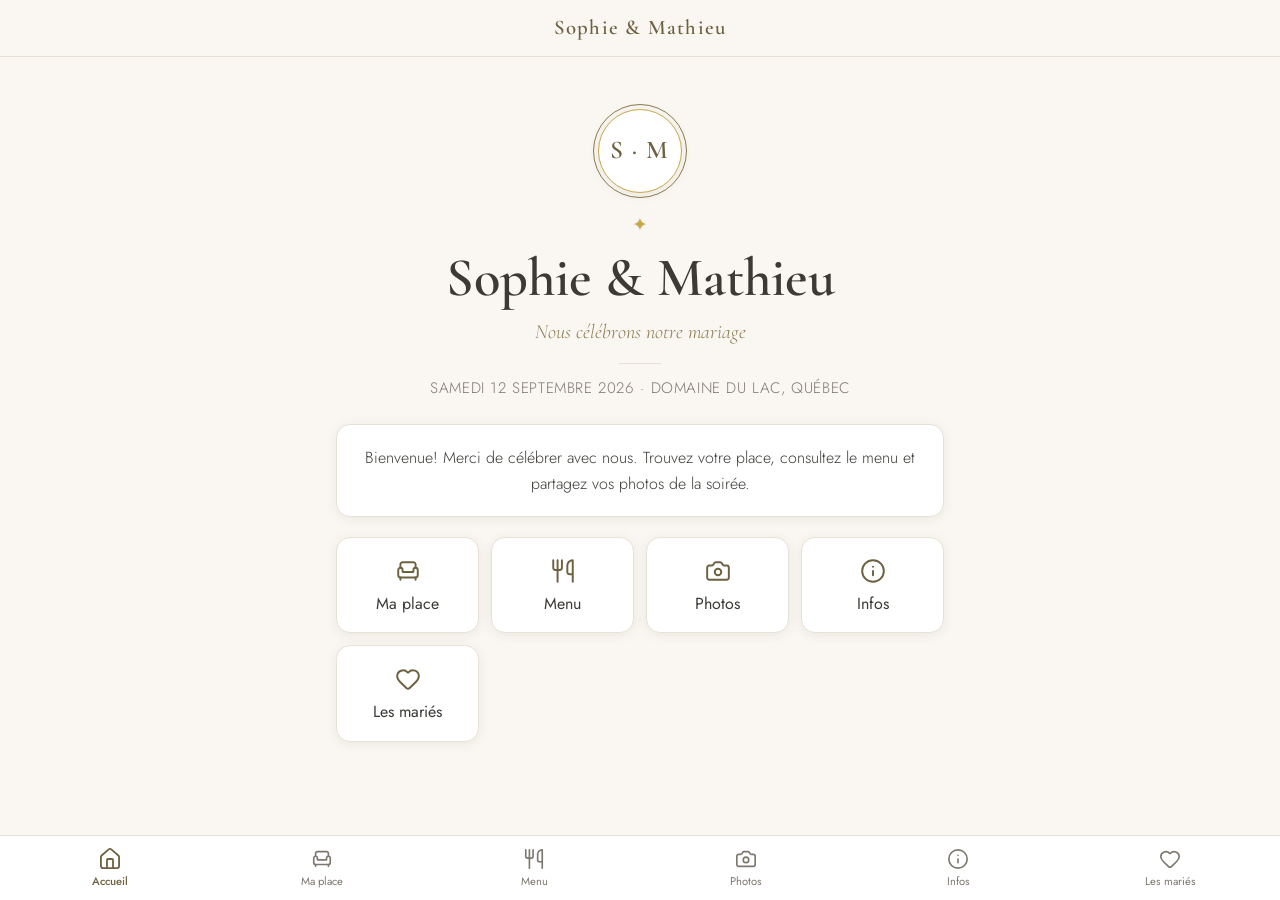
<file: index.html>
<!DOCTYPE html>
<html lang="fr">
<head>
  <meta charset="UTF-8">
  <meta name="viewport" content="width=device-width, initial-scale=1.0">
  <title>Trouvez votre place</title>
  <meta name="description" content="Plan de salle, menu et partage de photos pour notre événement.">
  <meta name="theme-color" content="#8a7a4f">
  <link rel="icon" href="icons/icone.svg" type="image/svg+xml">
  <link rel="manifest" href="manifest.webmanifest">
  <link rel="preconnect" href="https://fonts.googleapis.com">
  <link rel="preconnect" href="https://fonts.gstatic.com" crossorigin>
  <link href="https://fonts.googleapis.com/css2?family=Cormorant+Garamond:ital,wght@0,400;0,600;1,400&family=Jost:wght@300;400;500;600&display=swap" rel="stylesheet">
  <link rel="stylesheet" href="css/style.css">
  <link rel="stylesheet" href="css/accueil.css">
  <link rel="stylesheet" href="css/plan.css">
  <link rel="stylesheet" href="css/menu.css">
  <link rel="stylesheet" href="css/photos.css">
  <link rel="stylesheet" href="css/infos.css">
  <link rel="stylesheet" href="css/apropos.css">
</head>
<body>

  <!-- En-tête -->
  <header class="entete">
    <h1 id="entete-titre" class="entete-titre"></h1>
  </header>

  <!-- Contenu des pages -->
  <main id="contenu" class="contenu"></main>

  <!-- Navigation du bas (style application mobile) -->
  <nav id="nav" class="nav" aria-label="Navigation principale"></nav>

  <!-- config.js sert de repli si les fichiers evenements/*.json sont absents;
       le chargeur choisit l'événement (?e=slug) et démarre l'application -->
  <script src="js/config.js"></script>
  <script src="js/chargeur.js"></script>
</body>
</html>
</file>
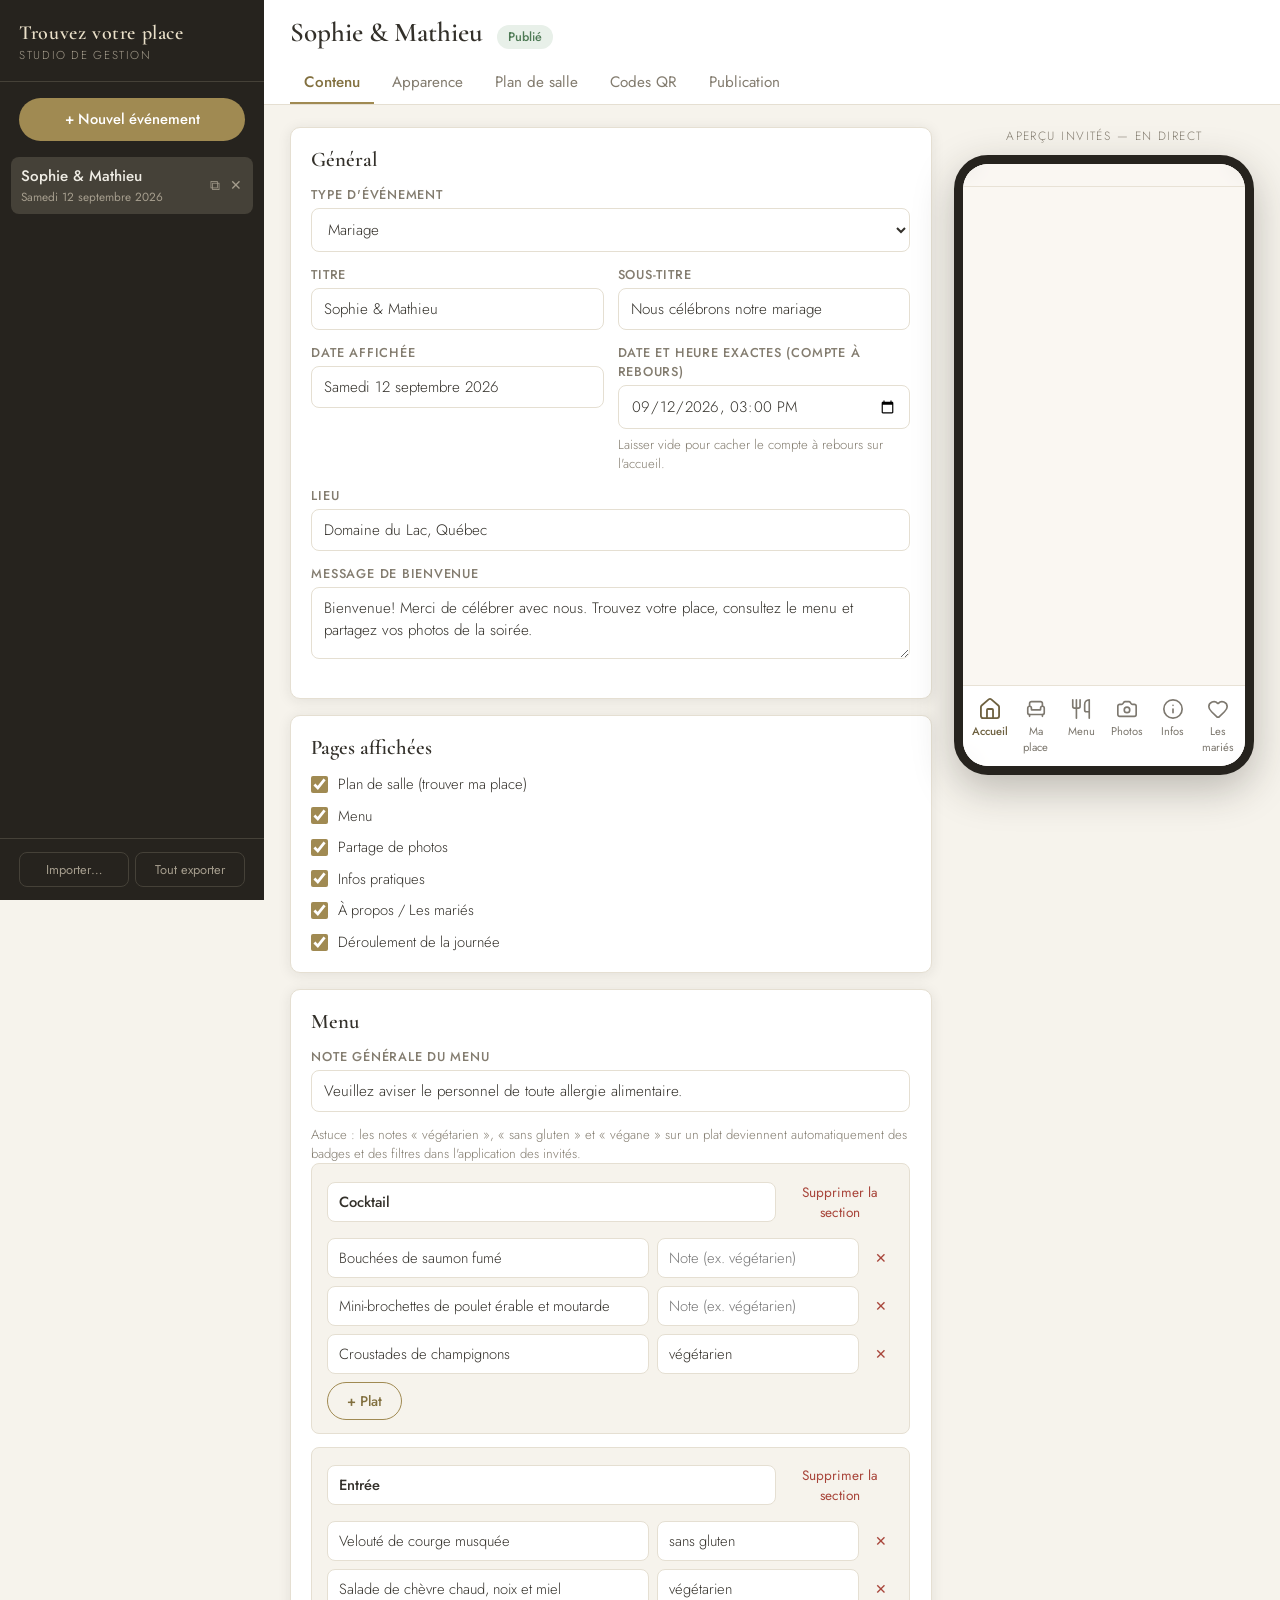
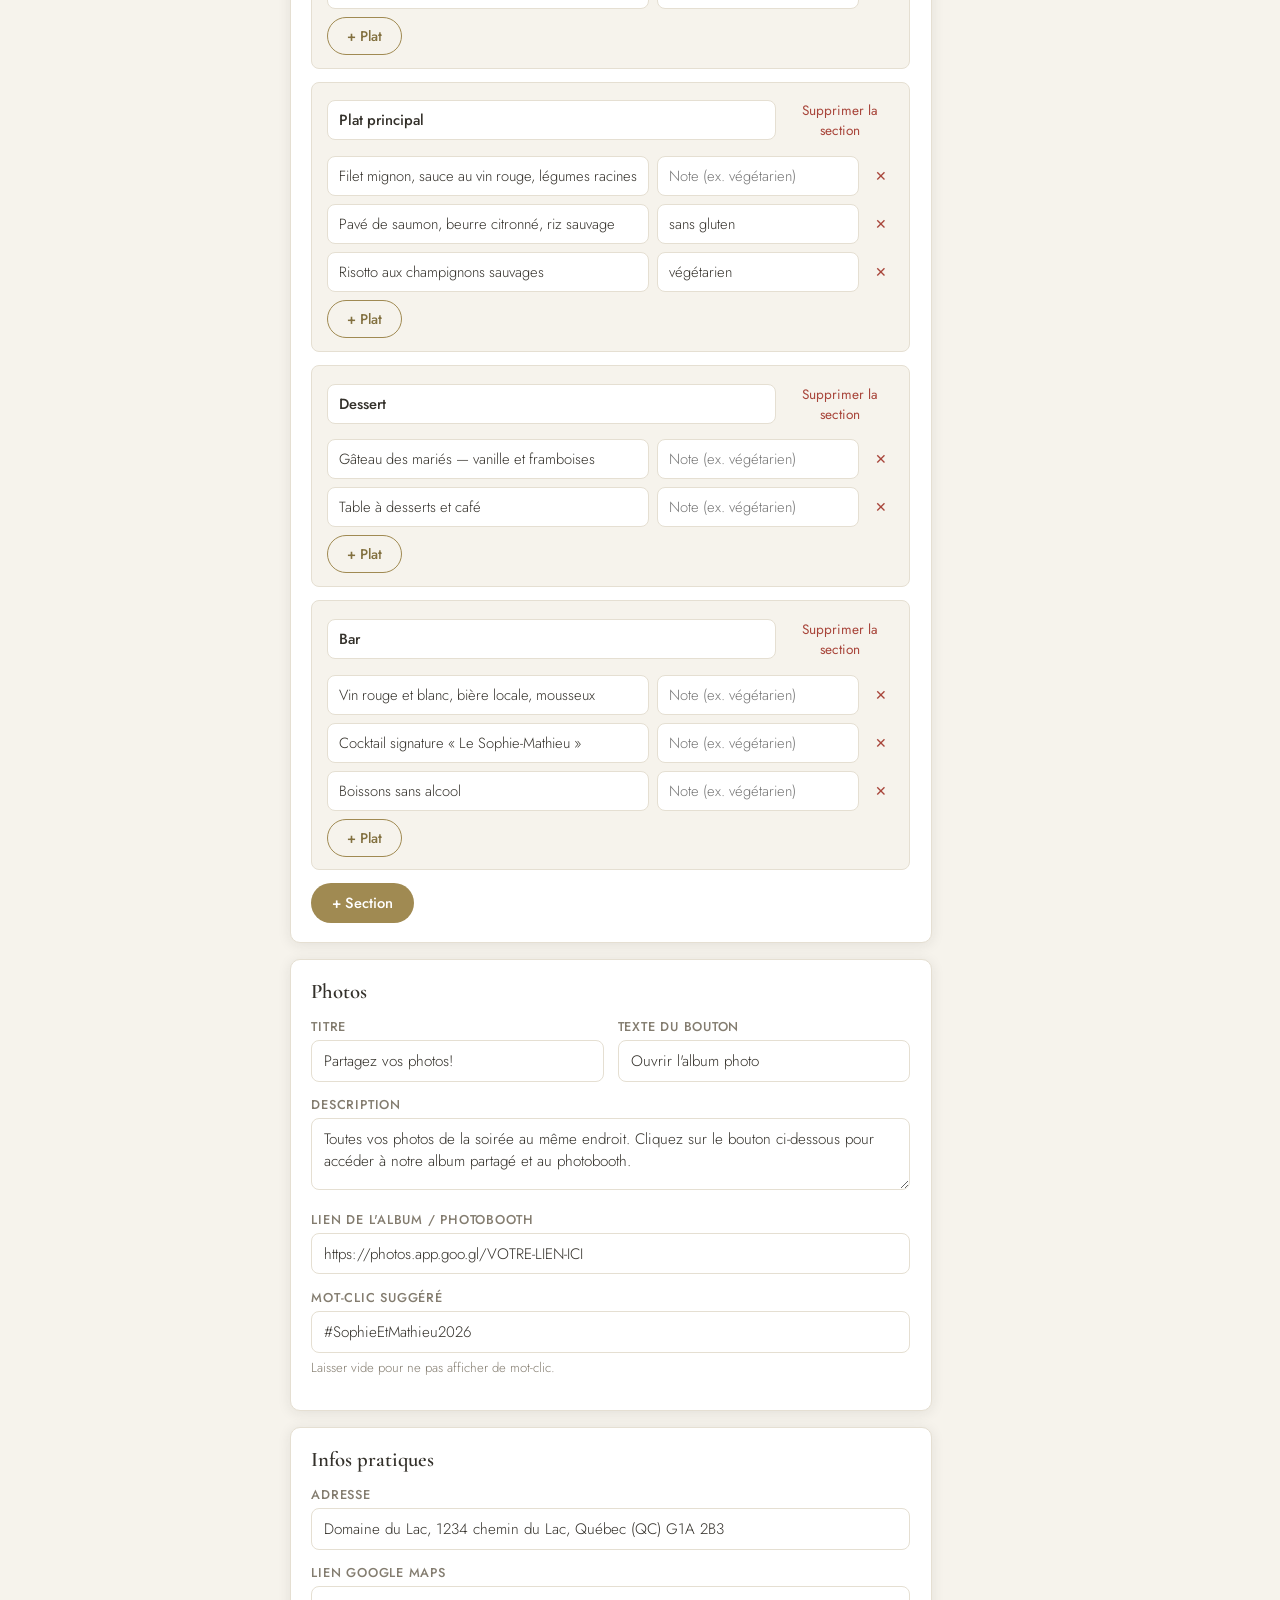
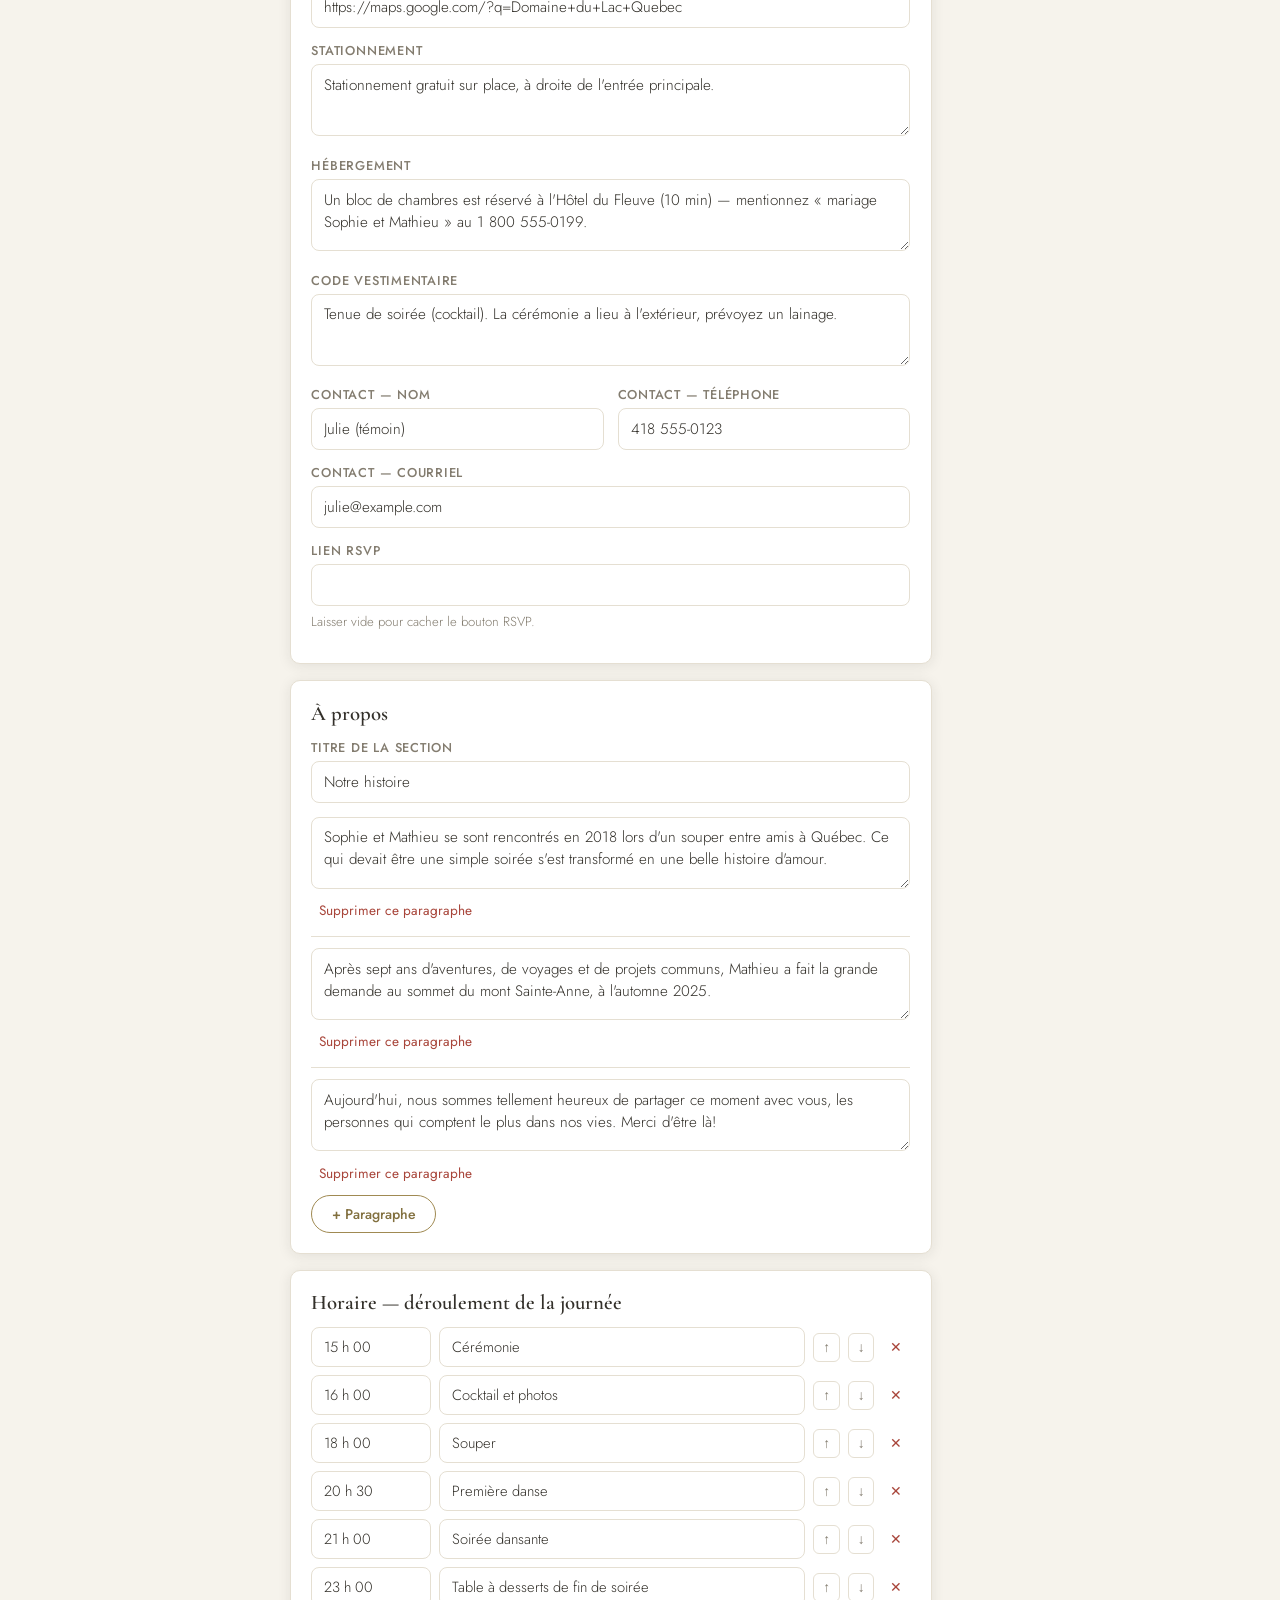
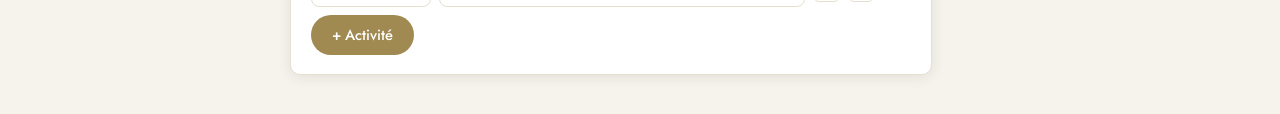
<file: admin.html>
<!DOCTYPE html>
<html lang="fr">
<head>
  <meta charset="UTF-8">
  <meta name="viewport" content="width=device-width, initial-scale=1.0">
  <title>Studio — Tableau de bord</title>
  <meta name="robots" content="noindex">
  <link rel="icon" href="icons/icone.svg" type="image/svg+xml">
  <link rel="preconnect" href="https://fonts.googleapis.com">
  <link rel="preconnect" href="https://fonts.gstatic.com" crossorigin>
  <link href="https://fonts.googleapis.com/css2?family=Cormorant+Garamond:wght@600&family=Jost:wght@300;400;500;600&display=swap" rel="stylesheet">
  <link rel="stylesheet" href="css/admin.css">
  <link rel="stylesheet" href="css/admin-contenu.css">
  <link rel="stylesheet" href="css/admin-apparence.css">
  <link rel="stylesheet" href="css/admin-plan.css">
  <link rel="stylesheet" href="css/admin-publication.css">
</head>
<body class="admin">

  <!-- Barre latérale : liste des événements -->
  <aside class="barre-laterale">
    <div class="marque">
      <span class="marque-titre">Trouvez votre place</span>
      <span class="marque-sous-titre">Studio de gestion</span>
    </div>
    <button type="button" id="bouton-nouvel-evenement" class="bouton-plein">+ Nouvel événement</button>
    <ul id="liste-evenements" class="liste-evenements"></ul>
    <div class="barre-laterale-pied">
      <button type="button" id="bouton-importer" class="bouton-discret">Importer…</button>
      <button type="button" id="bouton-tout-exporter" class="bouton-discret">Tout exporter</button>
    </div>
  </aside>

  <!-- Zone principale -->
  <main class="zone-principale">
    <header class="entete-admin">
      <div class="entete-admin-infos">
        <h1 id="titre-evenement-courant" class="titre-evenement"></h1>
        <span id="statut-brouillon" class="statut-brouillon"></span>
      </div>
      <nav id="barre-onglets" class="barre-onglets" aria-label="Sections"></nav>
    </header>

    <div class="zone-travail">
      <section id="conteneur-onglet" class="conteneur-onglet"></section>

      <!-- Aperçu en direct (app invités) -->
      <aside class="zone-apercu">
        <p class="apercu-libelle">Aperçu invités — en direct</p>
        <div class="cadre-telephone">
          <iframe id="cadre-apercu" src="index.html?apercu=1" title="Aperçu de l'application invités"></iframe>
        </div>
      </aside>
    </div>
  </main>

  <input type="file" id="champ-import" accept=".json,application/json" hidden>

  <script src="js/qrcode.js"></script>
  <script src="js/admin/noyau.js"></script>
  <script src="js/admin/onglet-contenu.js"></script>
  <script src="js/admin/onglet-apparence.js"></script>
  <script src="js/admin/onglet-plan.js"></script>
  <script src="js/admin/onglet-qr.js"></script>
  <script src="js/admin/onglet-publication.js"></script>
</body>
</html>
</file>
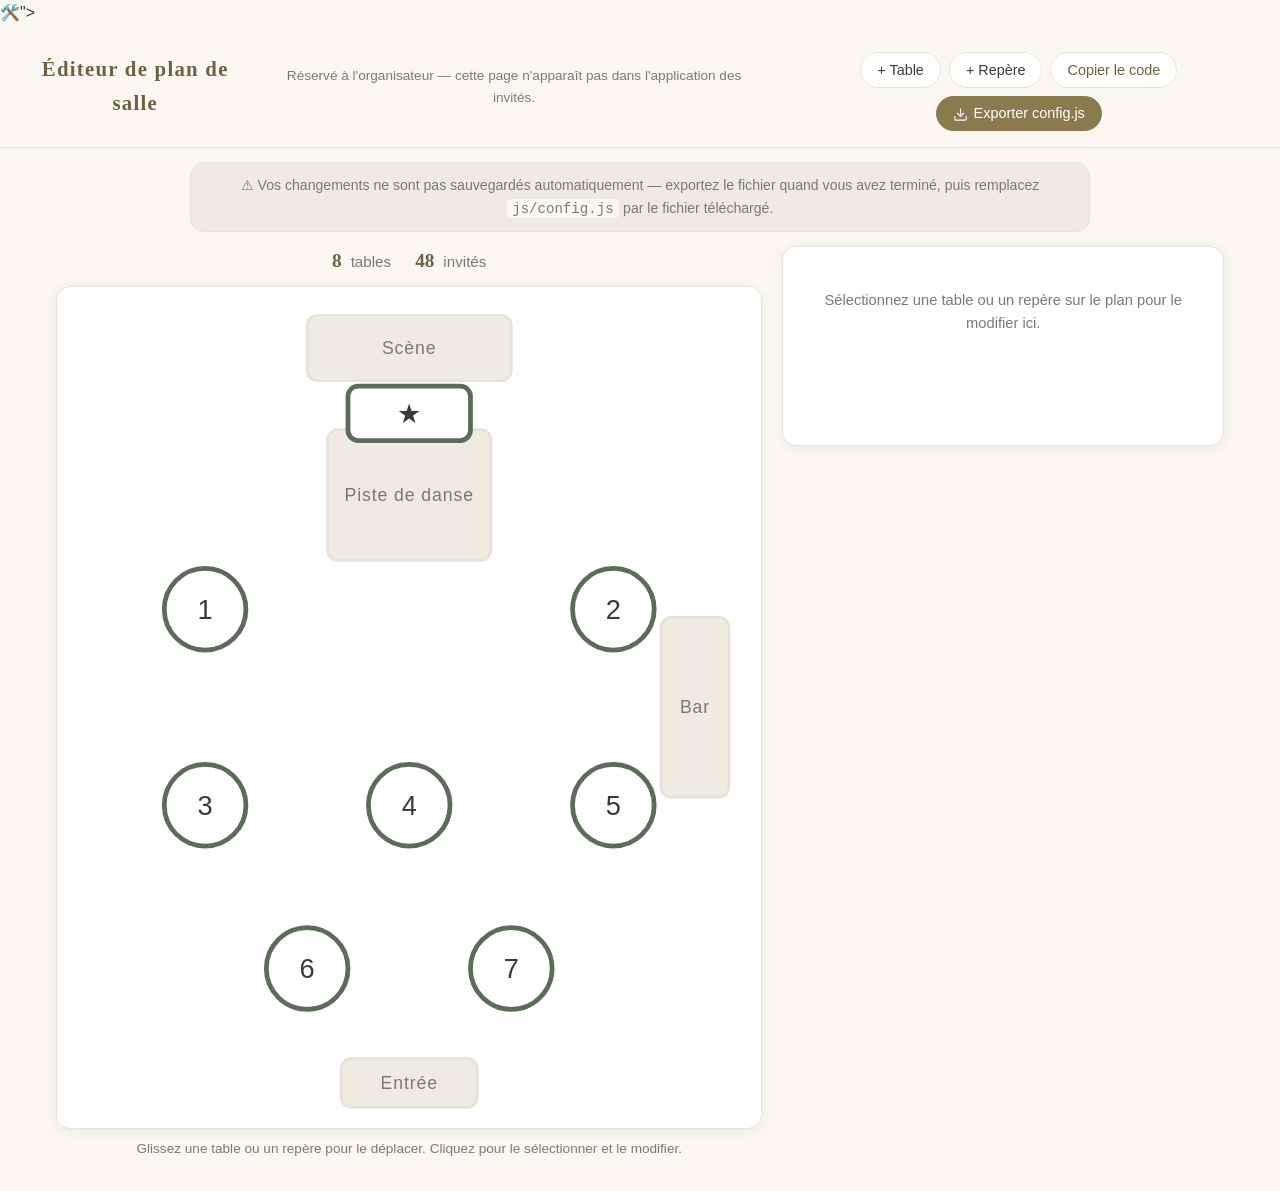
<file: editeur.html>
<!DOCTYPE html>
<html lang="fr">
<head>
  <meta charset="UTF-8">
  <meta name="viewport" content="width=device-width, initial-scale=1.0">
  <title>Éditeur de plan de salle</title>
  <meta name="description" content="Outil de l'organisateur pour modifier le plan de salle (tables et repères).">
  <meta name="robots" content="noindex, nofollow">
  <meta name="theme-color" content="#8a7a4f">
  <link rel="icon" href="icons/icone.svg" type="image/svg+xml"><text y='.9em' font-size='90'>🛠️</text></svg>">
  <link rel="stylesheet" href="css/style.css">
  <link rel="stylesheet" href="css/editeur.css">
</head>
<body class="editeur-corps-page">

  <!-- En-tête de l'éditeur, avec les actions principales -->
  <header class="entete editeur-entete">
    <h1 class="entete-titre">Éditeur de plan de salle</h1>
    <p class="editeur-soustitre">Réservé à l'organisateur — cette page n'apparaît pas dans l'application des invités.</p>
    <div class="editeur-actions">
      <button type="button" id="bouton-ajouter-table" class="editeur-bouton">+ Table</button>
      <button type="button" id="bouton-ajouter-repere" class="editeur-bouton">+ Repère</button>
      <button type="button" id="bouton-copier" class="editeur-bouton editeur-bouton-secondaire">Copier le code</button>
      <button type="button" id="bouton-exporter" class="editeur-bouton editeur-bouton-principal"><svg viewBox="0 0 24 24" width="15" height="15" fill="none" stroke="currentColor" stroke-width="1.8" stroke-linecap="round" stroke-linejoin="round" aria-hidden="true" style="vertical-align:-0.22em; margin-right:0.4em;"><path d="M12 15V3" /> <path d="M21 15v4a2 2 0 0 1-2 2H5a2 2 0 0 1-2-2v-4" /> <path d="m7 10 5 5 5-5" /></svg>Exporter config.js</button>
    </div>
  </header>

  <p class="editeur-avertissement">
    ⚠ Vos changements ne sont pas sauvegardés automatiquement — exportez le fichier quand vous avez terminé,
    puis remplacez <code>js/config.js</code> par le fichier téléchargé.
  </p>

  <main class="editeur-principal">

    <!-- Zone du plan -->
    <section class="editeur-zone-plan">
      <div class="editeur-compteurs">
        <span class="editeur-compteur"><strong id="compte-tables">0</strong> tables</span>
        <span class="editeur-compteur"><strong id="compte-invites">0</strong> invités</span>
      </div>
      <div class="editeur-plan-conteneur" id="plan-conteneur">
        <svg id="plan-svg" class="editeur-plan-svg" viewBox="0 0 100 120"></svg>
      </div>
      <p class="editeur-astuce">Glissez une table ou un repère pour le déplacer. Cliquez pour le sélectionner et le modifier.</p>
    </section>

    <!-- Panneau d'édition -->
    <aside class="editeur-panneau" id="panneau" aria-live="polite">
      <p class="editeur-panneau-vide">Sélectionnez une table ou un repère sur le plan pour le modifier ici.</p>
    </aside>

  </main>

  <!-- Zone d'export : affiche le code généré, permet de le copier ou de vérifier avant de remplacer config.js -->
  <section class="editeur-export" id="zone-export" hidden>
    <div class="editeur-export-entete">
      <h2>Contenu de <code>js/config.js</code></h2>
      <button type="button" id="bouton-fermer-export" class="editeur-bouton editeur-bouton-secondaire">Fermer</button>
    </div>
    <p class="editeur-export-note">Le téléchargement a été lancé automatiquement. Copiez-collez ce contenu dans <code>js/config.js</code> si le téléchargement ne fonctionne pas.</p>
    <textarea id="texte-export" class="editeur-export-texte" readonly spellcheck="false"></textarea>
  </section>

  <script src="js/config.js"></script>
  <script src="js/editeur.js"></script>
</body>
</html>
</file>
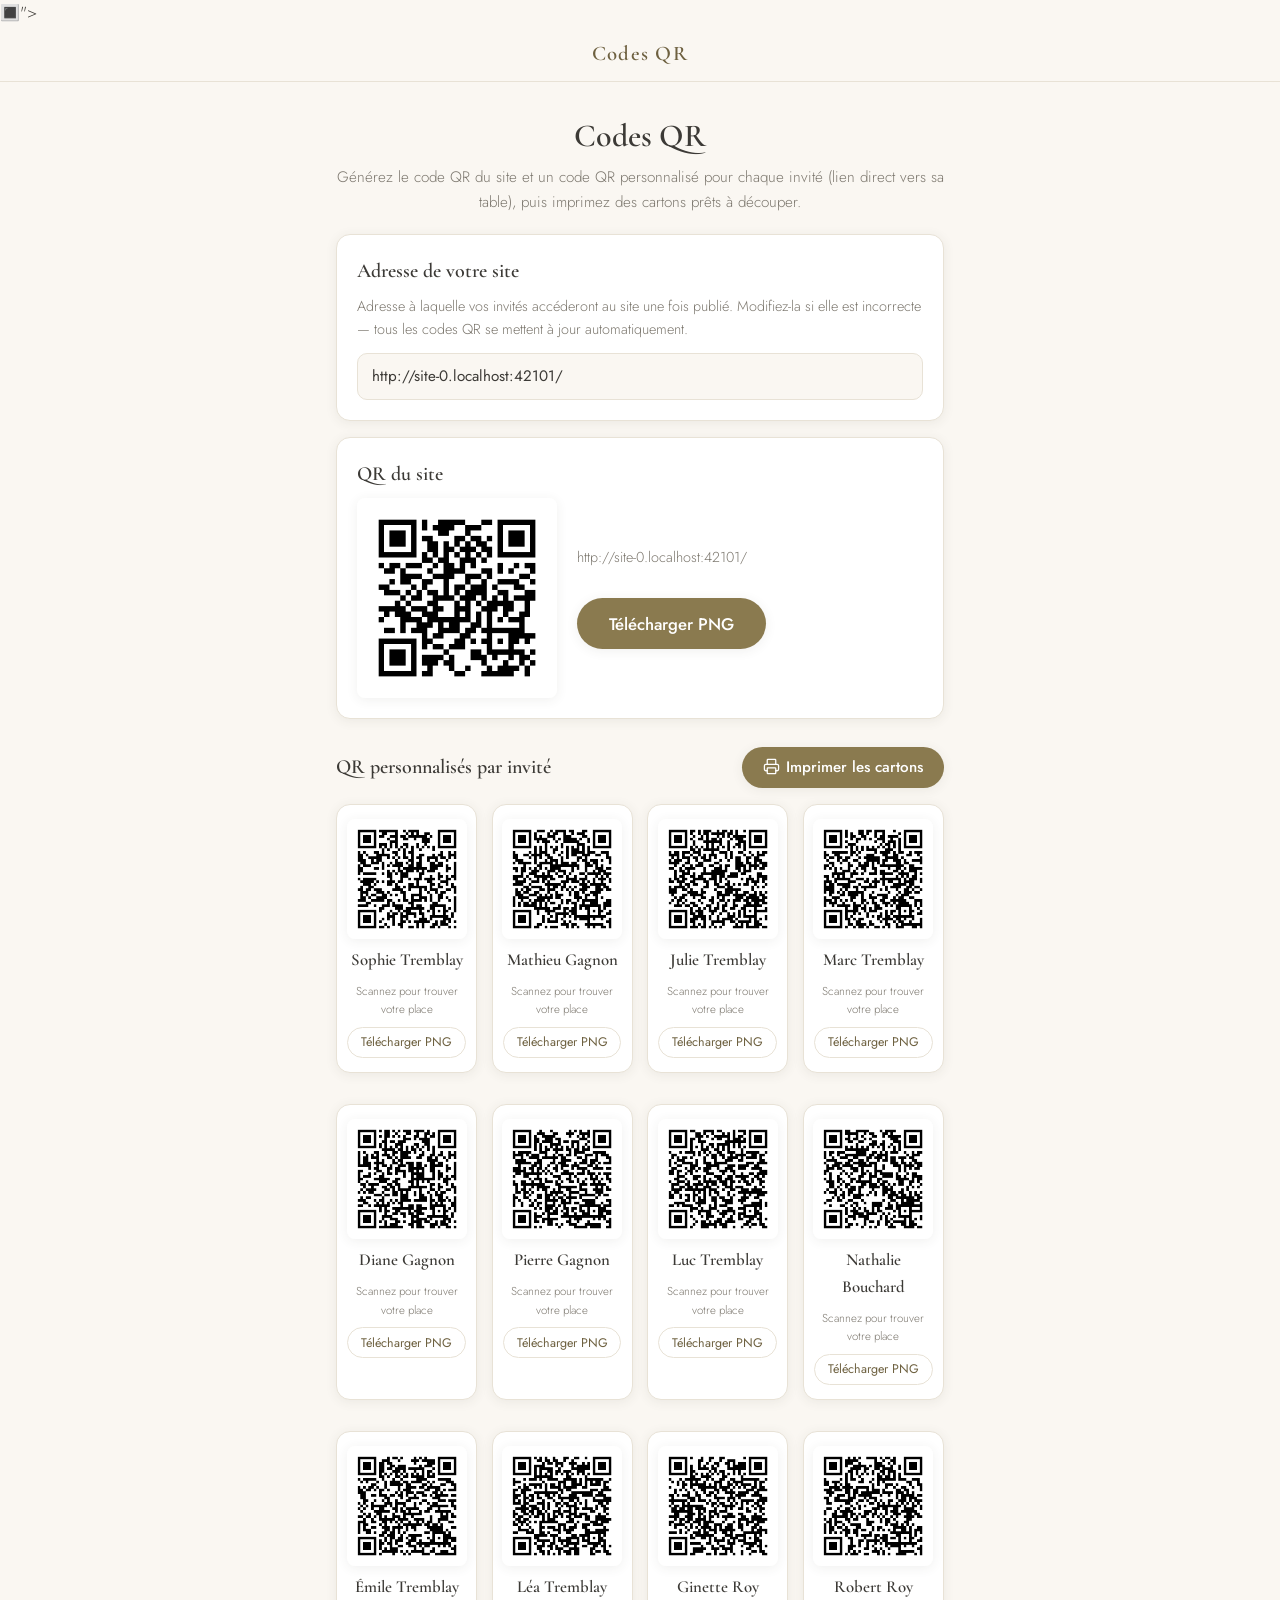
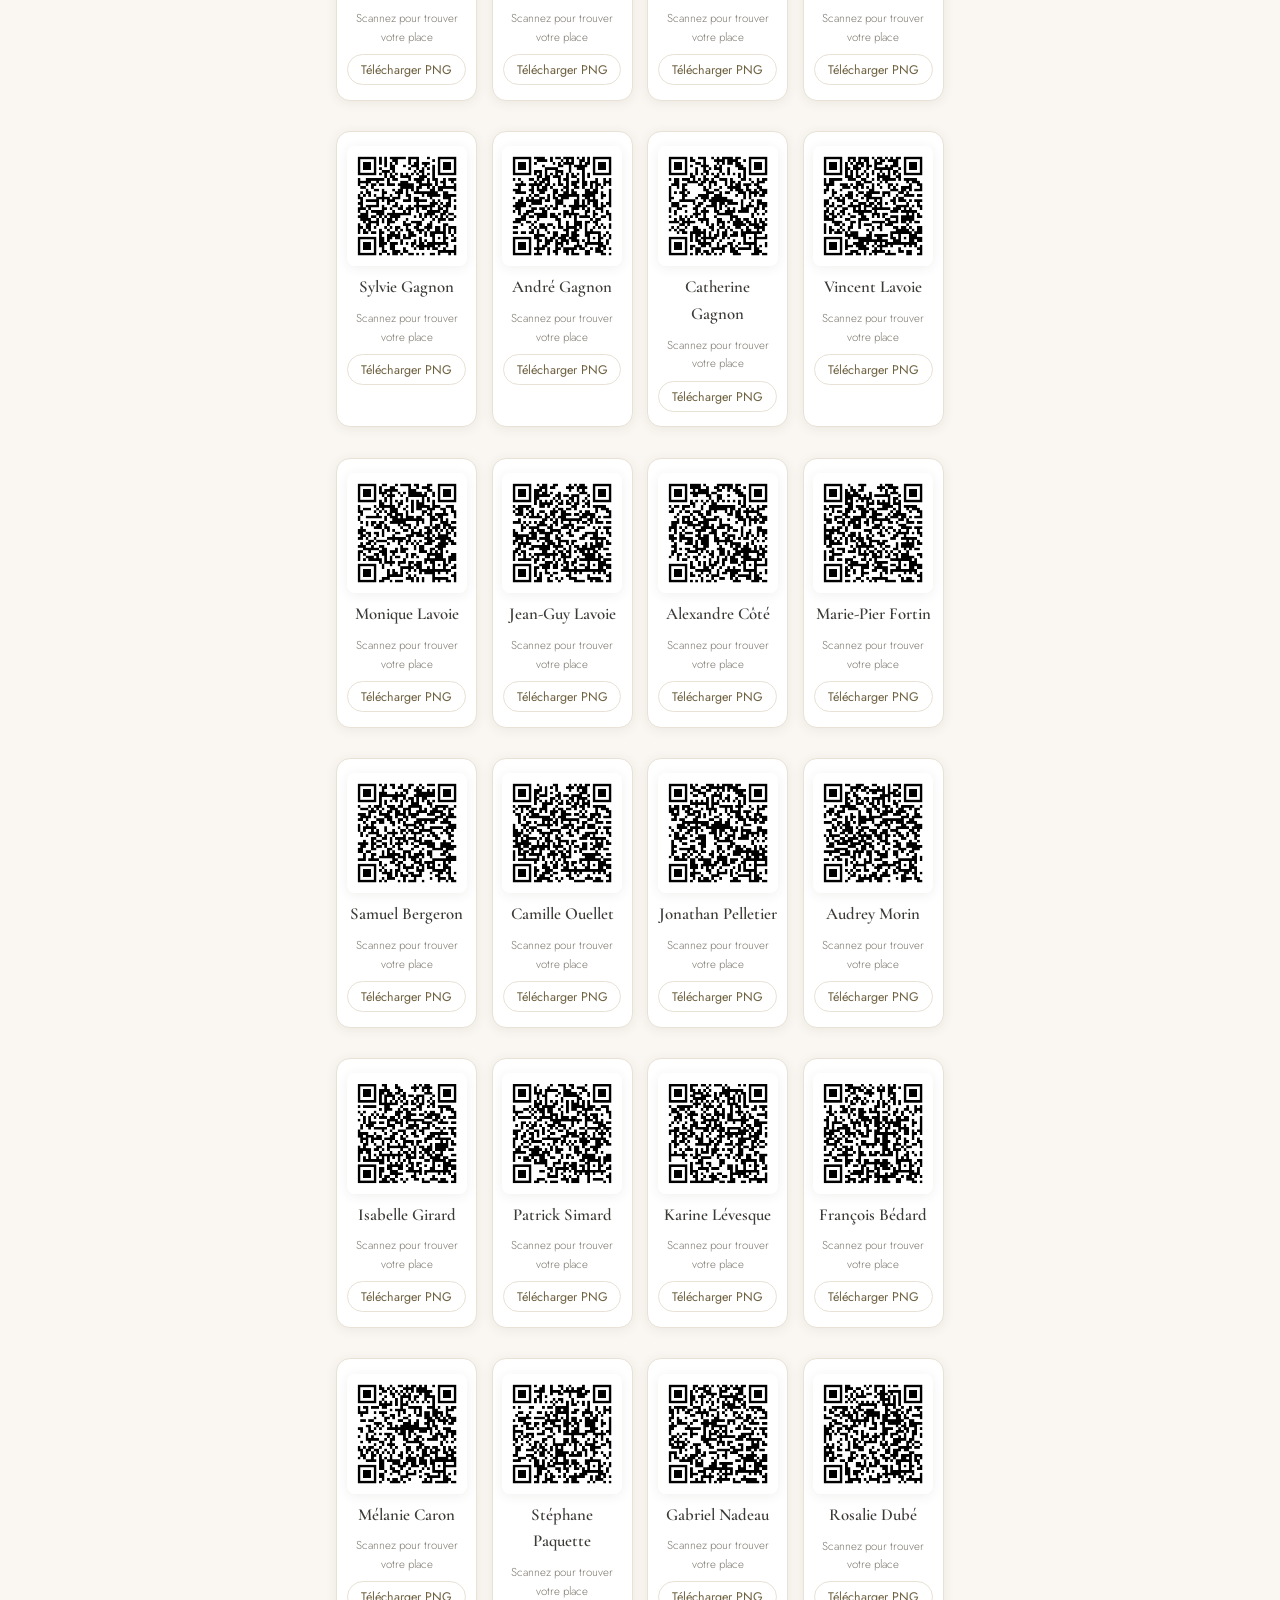
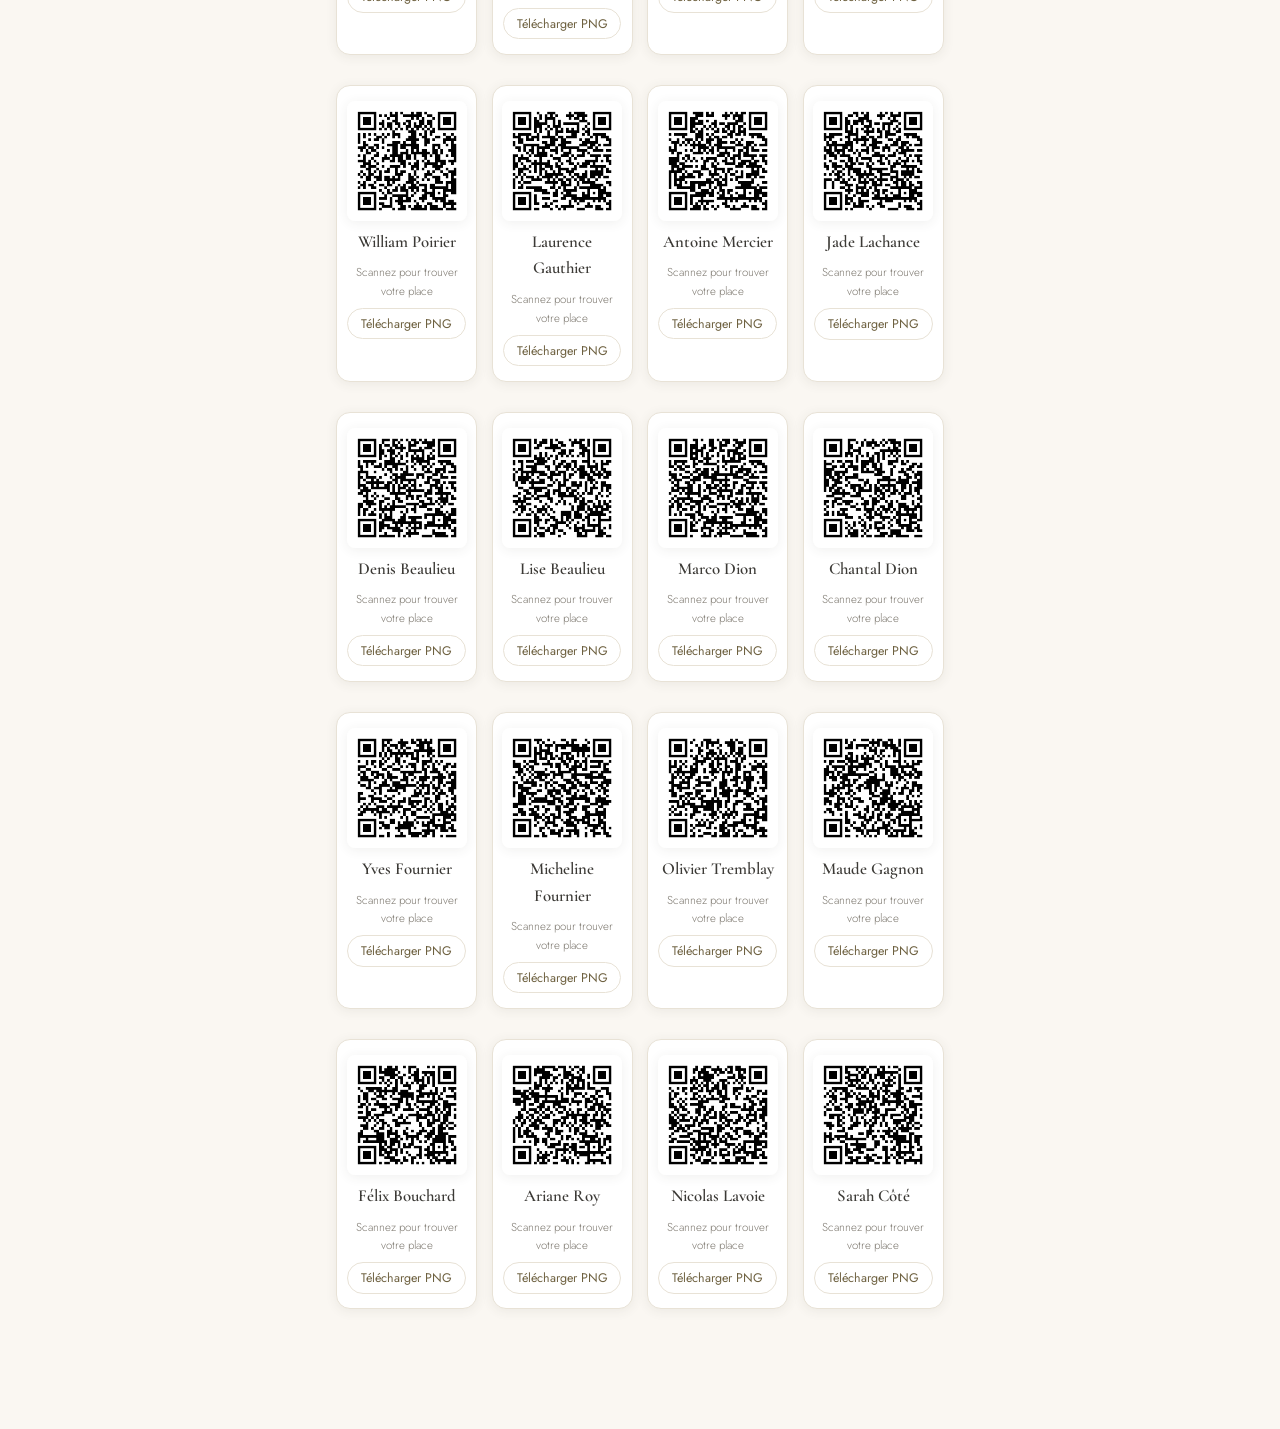
<file: qr.html>
<!DOCTYPE html>
<html lang="fr">
<head>
  <meta charset="UTF-8">
  <meta name="viewport" content="width=device-width, initial-scale=1.0">
  <title>Codes QR</title>
  <meta name="description" content="Générez et imprimez les codes QR du site et de chaque invité.">
  <meta name="robots" content="noindex, nofollow">
  <meta name="theme-color" content="#8a7a4f">
  <link rel="icon" href="icons/icone.svg" type="image/svg+xml"><text y='.9em' font-size='90'>🔳</text></svg>">
  <link rel="preconnect" href="https://fonts.googleapis.com">
  <link rel="preconnect" href="https://fonts.gstatic.com" crossorigin>
  <link href="https://fonts.googleapis.com/css2?family=Cormorant+Garamond:ital,wght@0,400;0,600;1,400&family=Jost:wght@300;400;500;600&display=swap" rel="stylesheet">
  <link rel="stylesheet" href="css/style.css">
  <link rel="stylesheet" href="css/qr.css">
</head>
<body>

  <!-- Page réservée à l'organisateur : pas de lien dans la navigation invités -->
  <header class="entete no-print">
    <h1 class="entete-titre">Codes QR</h1>
  </header>

  <main class="contenu">
    <section>
      <h2 class="titre-page">Codes QR</h2>
      <p class="sous-titre-page">
        Générez le code QR du site et un code QR personnalisé pour chaque invité
        (lien direct vers sa table), puis imprimez des cartons prêts à découper.
      </p>

      <!-- Adresse du site -->
      <div class="carte no-print">
        <h3 class="qr-soustitre">Adresse de votre site</h3>
        <p class="qr-aide">
          Adresse à laquelle vos invités accéderont au site une fois publié.
          Modifiez-la si elle est incorrecte — tous les codes QR se mettent à jour automatiquement.
        </p>
        <input type="url" id="qr-url-base" class="qr-champ-url" placeholder="https://votre-site.example.com/" autocomplete="off">
      </div>

      <!-- QR du site -->
      <div class="carte no-print">
        <h3 class="qr-soustitre">QR du site</h3>
        <div class="qr-site-contenu">
          <canvas id="qr-canvas-site" class="qr-canvas"></canvas>
          <div>
            <p class="qr-aide" id="qr-site-url-affiche"></p>
            <button type="button" class="bouton-principal" id="qr-telecharger-site">Télécharger PNG</button>
          </div>
        </div>
      </div>

      <!-- QR par invité -->
      <div class="qr-entete-invites no-print">
        <h3 class="qr-soustitre" style="margin-bottom: 0;">QR personnalisés par invité</h3>
        <button type="button" class="bouton-principal qr-bouton-imprimer" id="qr-imprimer"><svg viewBox="0 0 24 24" width="17" height="17" fill="none" stroke="currentColor" stroke-width="1.8" stroke-linecap="round" stroke-linejoin="round" aria-hidden="true" style="vertical-align:-0.22em; margin-right:0.4em;"><path d="M6 18H4a2 2 0 0 1-2-2v-5a2 2 0 0 1 2-2h16a2 2 0 0 1 2 2v5a2 2 0 0 1-2 2h-2" /> <path d="M6 9V3a1 1 0 0 1 1-1h10a1 1 0 0 1 1 1v6" /> <rect x="6" y="14" width="12" height="8" rx="1" /></svg>Imprimer les cartons</button>
      </div>

      <div class="qr-grille-invites" id="qr-grille-invites"></div>
    </section>
  </main>

  <script src="js/config.js"></script>
  <script src="js/utils.js"></script>
  <script src="js/qrcode.js"></script>
  <script src="js/qr.js"></script>
</body>
</html>
</file>
<file: css/style.css>
/* ============================================================================
   Style de base (variables, en-tête, navigation, éléments partagés)
   Palette claire : ivoire, or doux, vert sauge — avec mode sombre automatique.
   Les styles propres à chaque page sont dans css/accueil.css, plan.css, etc.
   ============================================================================ */

:root {
  --fond: #faf7f2;
  --carte: #ffffff;
  --encre: #3c3a36;
  --encre-douce: #7d786f;
  --accent: #8a7a4f;        /* or doux */
  --accent-fonce: #6e6140;
  --sauge: #5c6b5a;
  --ligne: #e8e2d6;
  --surlignage: #c9a84c;
  --survol: #f5f0e6;
  --repere-fond: #f0ebe0;
  --table-fond: #ffffff;
  --entete-fond: rgba(250, 247, 242, 0.92);
  --nav-fond: rgba(255, 255, 255, 0.95);
  --ombre: 0 2px 12px rgba(60, 58, 54, 0.08);
  --rayon: 14px;
  --police-titre: "Cormorant Garamond", Georgia, serif;
  --police-texte: "Jost", "Segoe UI", sans-serif;
}

/* Mode sombre — appliqué UNIQUEMENT si CONFIG.theme.mode le demande
   ("sombre", ou "auto" avec un téléphone réglé en sombre). Par défaut
   l'app reste toujours claire (look faire-part). */
:root[data-mode="sombre"] {
  --fond: #201e1b;
  --carte: #2a2723;
  --encre: #e8e3d9;
  --encre-douce: #a39c8e;
  --accent: #b9a468;
  --accent-fonce: #cdbb85;
  --sauge: #8ba087;
  --ligne: #3a362f;
  --surlignage: #c9a84c;
  --survol: #35312a;
  --repere-fond: #35312a;
  --table-fond: #2f2b26;
  --entete-fond: rgba(32, 30, 27, 0.92);
  --nav-fond: rgba(42, 39, 35, 0.95);
  --ombre: 0 2px 12px rgba(0, 0, 0, 0.35);
}

* { box-sizing: border-box; margin: 0; padding: 0; }

html { -webkit-text-size-adjust: 100%; }

body {
  font-family: var(--police-texte);
  font-weight: 300;
  background: var(--fond);
  color: var(--encre);
  line-height: 1.6;
  min-height: 100vh;
  min-height: 100dvh;
}

/* ---------------------------------------------------------------- En-tête */

.entete {
  position: sticky;
  top: 0;
  z-index: 10;
  display: flex;
  align-items: center;
  justify-content: center;
  gap: 0.6rem;
  background: var(--entete-fond);
  backdrop-filter: blur(8px);
  border-bottom: 1px solid var(--ligne);
  padding: 0.7rem 1rem;
  text-align: center;
}

.entete-logo {
  height: 1.8rem;
  width: auto;
  display: block;
}

.entete-titre {
  font-family: var(--police-titre);
  font-size: 1.3rem;
  font-weight: 600;
  letter-spacing: 0.06em;
  color: var(--accent-fonce);
}

/* ----------------------------------------------------------------- Contenu */

.contenu {
  max-width: 640px;
  margin: 0 auto;
  padding: 1.25rem 1rem 6.5rem; /* espace pour la nav du bas */
}

.titre-page {
  font-family: var(--police-titre);
  font-size: 2rem;
  font-weight: 600;
  text-align: center;
  color: var(--encre);
  margin: 0.5rem 0 0.25rem;
}

.sous-titre-page {
  text-align: center;
  color: var(--encre-douce);
  font-size: 0.95rem;
  margin-bottom: 1.25rem;
}

.titre-plan {
  font-family: var(--police-titre);
  font-size: 1.5rem;
  font-weight: 600;
  text-align: center;
  margin: 2rem 0 0.25rem;
}

.carte {
  background: var(--carte);
  border: 1px solid var(--ligne);
  border-radius: var(--rayon);
  box-shadow: var(--ombre);
  padding: 1.25rem;
  margin-bottom: 1rem;
}

.texte-centre { text-align: center; }

.bouton-principal {
  display: inline-block;
  margin-top: 1.1rem;
  padding: 0.85rem 2rem;
  background: var(--accent);
  color: #fff;
  text-decoration: none;
  border: none;
  cursor: pointer;
  font-family: var(--police-texte);
  font-weight: 500;
  font-size: 1.05rem;
  border-radius: 999px;
  box-shadow: var(--ombre);
  transition: background 0.15s ease, transform 0.15s ease;
}

.bouton-principal:hover { background: var(--accent-fonce); color: #fff; }
.bouton-principal:active { transform: scale(0.97); }

[data-mode="sombre"] .bouton-principal,
[data-mode="sombre"] .bouton-principal:hover { color: #201e1b; }

/* -------------------------------------------------------- Navigation du bas */

.nav {
  position: fixed;
  bottom: 0;
  left: 0;
  right: 0;
  z-index: 10;
  display: flex;
  justify-content: space-around;
  background: var(--nav-fond);
  backdrop-filter: blur(8px);
  border-top: 1px solid var(--ligne);
  padding: 0.4rem 0.25rem calc(0.4rem + env(safe-area-inset-bottom));
}

.nav-bouton {
  display: flex;
  flex-direction: column;
  align-items: center;
  gap: 0.1rem;
  flex: 1;
  padding: 0.3rem 0.2rem;
  background: none;
  border: none;
  border-radius: 10px;
  font-family: var(--police-texte);
  font-size: 0.7rem;
  color: var(--encre-douce);
  cursor: pointer;
}

.nav-icone { display: flex; align-items: center; justify-content: center; height: 1.5rem; }

/* Icônes SVG (Lucide) : héritent de la couleur du texte */
.icone { display: block; flex-shrink: 0; }

.nav-bouton.actif {
  color: var(--accent-fonce);
  font-weight: 500;
}

.nav-bouton.actif .nav-icone { transform: scale(1.1); }
</file>
<file: css/accueil.css>
/* ============================================================================
   Page : Accueil
   ============================================================================ */

.hero {
  text-align: center;
  padding: 2rem 0 1.5rem;
}

/* ------------------------------------------------------------- Monogramme */

.monogramme {
  display: flex;
  justify-content: center;
  margin-bottom: 1rem;
}

.monogramme-cercle {
  width: 84px;
  height: 84px;
  border-radius: 50%;
  display: flex;
  align-items: center;
  justify-content: center;
  background: var(--carte);
  border: 1.5px solid var(--surlignage);
  outline: 1px solid var(--accent);
  outline-offset: 4px;
  box-shadow: var(--ombre);
}

.monogramme-lettres {
  font-family: var(--police-titre);
  font-size: 1.6rem;
  font-weight: 600;
  letter-spacing: 0.06em;
  color: var(--accent-fonce);
}

.logo-accueil {
  max-height: 110px;
  max-width: 70%;
  display: block;
}

.hero-ornement {
  color: var(--surlignage);
  font-size: 1.2rem;
  margin-bottom: 0.5rem;
}

.hero-titre {
  font-family: var(--police-titre);
  font-size: 2.7rem;
  font-weight: 600;
  line-height: 1.15;
  color: var(--encre);
}

.hero-sous-titre {
  font-style: italic;
  font-family: var(--police-titre);
  font-size: 1.25rem;
  color: var(--accent);
  margin-top: 0.4rem;
}

.hero-separateur {
  width: 42px;
  height: 1px;
  margin: 0.9rem auto 0.75rem;
  background: var(--ligne);
}

.hero-infos {
  color: var(--encre-douce);
  font-size: 0.95rem;
  letter-spacing: 0.04em;
  text-transform: uppercase;
}

/* ----------------------------------------------------------- Compte à rebours */

.compte-rebours {
  text-align: center;
  margin: 1.5rem 0;
  padding: 1.15rem 0.75rem 1.25rem;
  border-top: 1px solid var(--ligne);
  border-bottom: 1px solid var(--ligne);
}

.compte-rebours-titre {
  font-family: var(--police-titre);
  font-style: italic;
  font-size: 1.05rem;
  letter-spacing: 0.04em;
  color: var(--encre-douce);
  margin-bottom: 0.85rem;
}

.compte-rebours-grille {
  display: flex;
  justify-content: center;
  gap: 0.85rem;
}

.compte-rebours-unite {
  display: flex;
  flex-direction: column;
  align-items: center;
  min-width: 3.3rem;
}

.compte-rebours-nombre {
  font-family: var(--police-titre);
  font-size: 1.85rem;
  font-weight: 600;
  line-height: 1;
  color: var(--accent-fonce);
  font-variant-numeric: tabular-nums;
}

.compte-rebours-libelle {
  margin-top: 0.3rem;
  font-size: 0.65rem;
  text-transform: uppercase;
  letter-spacing: 0.07em;
  color: var(--encre-douce);
}

.compte-rebours-aujourdhui {
  display: flex;
  align-items: center;
  justify-content: center;
  gap: 0.45rem;
  font-family: var(--police-titre);
  font-size: 1.35rem;
  font-weight: 600;
  color: var(--accent-fonce);
}

/* ------------------------------------------------------------------ Raccourcis */

.raccourcis {
  display: grid;
  grid-template-columns: 1fr 1fr;
  gap: 0.75rem;
  margin-top: 1.25rem;
}

.raccourci {
  display: flex;
  flex-direction: column;
  align-items: center;
  gap: 0.35rem;
  padding: 1.1rem 0.5rem;
  background: var(--carte);
  border: 1px solid var(--ligne);
  border-radius: var(--rayon);
  box-shadow: var(--ombre);
  font-family: var(--police-texte);
  font-size: 1rem;
  font-weight: 400;
  color: var(--encre);
  cursor: pointer;
  transition: transform 0.15s ease, border-color 0.15s ease;
}

.raccourci:active { transform: scale(0.97); }
.raccourci:hover { border-color: var(--accent); }

.raccourci-icone { display: flex; align-items: center; justify-content: center; height: 1.9rem; color: var(--accent-fonce); }

/* ------------------------------------------------------------- Animations */

@keyframes accueil-entree-douce {
  from {
    opacity: 0;
    transform: translateY(14px);
  }
  to {
    opacity: 1;
    transform: translateY(0);
  }
}

.anim-entree {
  animation: accueil-entree-douce 0.7s ease both;
}

.anim-1 { animation-delay: 0s; }
.anim-2 { animation-delay: 0.1s; }
.anim-3 { animation-delay: 0.18s; }
.anim-4 { animation-delay: 0.26s; }
.anim-5 { animation-delay: 0.34s; }
.anim-6 { animation-delay: 0.42s; }
.anim-7 { animation-delay: 0.5s; }

@media (prefers-reduced-motion: reduce) {
  .anim-entree {
    animation: none;
    opacity: 1;
    transform: none;
  }
}

@media (min-width: 700px) {
  .hero-titre { font-size: 3.4rem; }
  .raccourcis { grid-template-columns: repeat(4, 1fr); }
}
</file>
<file: css/plan.css>
/* ============================================================================
   Page : Trouver ma place + plan de salle
   ============================================================================ */

/* --------------------------------------------------------------- Recherche */

.recherche { position: relative; }

.recherche-champ {
  width: 100%;
  padding: 0.9rem 1.1rem;
  font-family: var(--police-texte);
  font-size: 1.05rem;
  color: var(--encre);
  background: var(--carte);
  border: 1.5px solid var(--ligne);
  border-radius: 999px;
  outline: none;
  box-shadow: var(--ombre);
}

.recherche-champ:focus { border-color: var(--accent); }

.recherche-resultats {
  margin-top: 0.5rem;
  border-radius: var(--rayon);
  overflow: hidden;
}

.recherche-item {
  display: flex;
  justify-content: space-between;
  align-items: center;
  gap: 0.75rem;
  width: 100%;
  padding: 0.8rem 1.1rem;
  background: var(--carte);
  border: none;
  border-bottom: 1px solid var(--ligne);
  font-family: var(--police-texte);
  font-size: 1rem;
  color: var(--encre);
  text-align: left;
  cursor: pointer;
}

.recherche-item:hover { background: var(--survol); }

.recherche-nom { font-weight: 500; color: var(--encre); }

.recherche-table {
  font-size: 0.85rem;
  color: var(--encre-douce);
  text-align: right;
  flex-shrink: 0;
}

.recherche-vide {
  padding: 0.9rem 1.1rem;
  background: var(--carte);
  color: var(--encre-douce);
  font-size: 0.95rem;
}

.recherche-suggestion-entete {
  padding: 0.55rem 1.1rem 0.3rem;
  background: var(--carte);
  color: var(--encre-douce);
  font-size: 0.78rem;
  text-transform: uppercase;
  letter-spacing: 0.06em;
  border-bottom: 1px solid var(--ligne);
}

.recherche-item-suggestion { border-left: 3px solid var(--accent); }

/* ---------------------------------------------------- Résultat / détail table */

.detail-table { margin-top: 1rem; }

.carte-resultat { text-align: center; }

.resultat-invite {
  font-family: var(--police-titre);
  font-size: 1.6rem;
  font-weight: 600;
}

.resultat-phrase {
  color: var(--encre-douce);
  font-size: 0.9rem;
  font-style: italic;
}

.resultat-table {
  font-family: var(--police-titre);
  font-size: 1.8rem;
  font-weight: 600;
  color: var(--accent-fonce);
  margin: 0.3rem 0 0.8rem;
}

.resultat-avec {
  font-size: 0.85rem;
  text-transform: uppercase;
  letter-spacing: 0.08em;
  color: var(--encre-douce);
  margin-bottom: 0.4rem;
}

.resultat-liste {
  list-style: none;
  display: flex;
  flex-wrap: wrap;
  justify-content: center;
  gap: 0.4rem;
}

.resultat-liste li {
  padding: 0.25rem 0.8rem;
  background: var(--fond);
  border: 1px solid var(--ligne);
  border-radius: 999px;
  font-size: 0.92rem;
}

.resultat-liste li.moi {
  background: var(--accent);
  border-color: var(--accent);
  color: #fff;
  font-weight: 500;
}

/* ----------------------------------------------------------- Plan de salle */

.plan-enveloppe { margin-bottom: 0.5rem; }

.plan-conteneur {
  position: relative;
  background: var(--carte);
  border: 1px solid var(--ligne);
  border-radius: var(--rayon);
  box-shadow: var(--ombre);
  padding: 0.75rem;
  overflow: hidden;
  touch-action: none; /* empêche le pincement/défilement du navigateur : on gère le zoom nous-mêmes */
  cursor: grab;
}

.plan-conteneur--glisse { cursor: grabbing; }

.plan-svg {
  display: block;
  width: 100%;
  height: auto;
  touch-action: none;
  user-select: none;
}

/* Boutons de zoom / réinitialisation superposés au plan */
.plan-controles {
  position: absolute;
  top: 1rem;
  right: 1rem;
  z-index: 2;
  display: flex;
  flex-direction: column;
  gap: 0.4rem;
  touch-action: manipulation;
}

.plan-bouton {
  width: 2.1rem;
  height: 2.1rem;
  display: flex;
  align-items: center;
  justify-content: center;
  background: var(--carte);
  color: var(--encre);
  border: 1px solid var(--ligne);
  border-radius: 50%;
  box-shadow: var(--ombre);
  font-family: var(--police-texte);
  font-size: 1.15rem;
  line-height: 1;
  cursor: pointer;
  touch-action: manipulation;
}

.plan-bouton:hover { background: var(--survol); }
.plan-bouton:active { transform: scale(0.94); }

.plan-bouton-reset { font-size: 1rem; }

/* Légende discrète sous le plan */
.plan-legende {
  display: flex;
  flex-wrap: wrap;
  justify-content: center;
  gap: 0.6rem 1.1rem;
  margin-top: 0.65rem;
  font-size: 0.78rem;
  color: var(--encre-douce);
}

.plan-legende-item {
  display: inline-flex;
  align-items: center;
  gap: 0.35rem;
}

.plan-legende-puce {
  display: inline-flex;
  align-items: center;
  justify-content: center;
  width: 0.85rem;
  height: 0.85rem;
  flex-shrink: 0;
}

.plan-legende-puce-honneur {
  color: var(--accent-fonce);
  font-size: 0.85rem;
  line-height: 1;
}

.plan-legende-puce-table {
  background: var(--table-fond);
  border: 1.5px solid var(--sauge);
  border-radius: 50%;
}

.plan-legende-puce-repere {
  background: var(--repere-fond);
  border: 1px solid var(--ligne);
  border-radius: 2px;
}

.plan-repere {
  fill: var(--repere-fond);
  stroke: var(--ligne);
  stroke-width: 0.4;
}

.plan-repere-texte {
  font-family: var(--police-texte);
  font-size: 2.6px;
  fill: var(--encre-douce);
  text-anchor: middle;
  dominant-baseline: central;
  letter-spacing: 0.05em;
}

.plan-table { cursor: pointer; }

.plan-table-forme {
  fill: var(--table-fond);
  stroke: var(--sauge);
  stroke-width: 0.7;
  transition: fill 0.2s ease, stroke 0.2s ease;
}

.plan-table:hover .plan-table-forme { fill: var(--survol); }

.plan-table-forme.surligne {
  fill: var(--surlignage);
  stroke: var(--accent-fonce);
}

.plan-table-numero {
  font-family: var(--police-texte);
  font-size: 4px;
  font-weight: 500;
  fill: var(--encre);
  text-anchor: middle;
  dominant-baseline: central;
  pointer-events: none;
}

/* Chaises décoratives autour des tables */
.plan-chaises { pointer-events: none; }

.plan-chaise {
  fill: var(--fond);
  stroke: var(--sauge);
  stroke-width: 0.35;
  opacity: 0.85;
}
</file>
<file: css/menu.css>
/* ============================================================================
   Page : Menu
   ============================================================================ */

.carte-menu { text-align: center; }

.menu-section {
  font-family: var(--police-titre);
  font-size: 1.4rem;
  font-weight: 600;
  color: var(--accent-fonce);
  margin-bottom: 0.6rem;
}

.menu-section::after {
  content: "";
  display: block;
  width: 42px;
  height: 1px;
  background: var(--surlignage);
  margin: 0.45rem auto 0;
}

/* ------------------------------------------------------------ Rangée de filtres */

.menu-filtres {
  margin: 0 0 1.1rem;
}

.menu-puces {
  display: flex;
  flex-wrap: wrap;
  justify-content: center;
  gap: 0.5rem;
}

.menu-puce {
  display: inline-flex;
  align-items: center;
  gap: 0.35rem;
  font-family: var(--police-texte);
  font-size: 0.82rem;
  font-weight: 500;
  color: var(--encre-douce);
  background: var(--carte);
  border: 1px solid var(--ligne);
  border-radius: 999px;
  padding: 0.4rem 0.9rem;
  cursor: pointer;
  transition: background 0.15s ease, color 0.15s ease, border-color 0.15s ease, transform 0.1s ease;
}

.menu-puce:hover { background: var(--survol); }
.menu-puce:active { transform: scale(0.96); }

.menu-puce-actif {
  background: var(--accent);
  border-color: var(--accent);
  color: #fff;
}

[data-mode="sombre"] .menu-puce-actif { color: #201e1b; }

.menu-compteur {
  text-align: center;
  font-size: 0.78rem;
  color: var(--encre-douce);
  margin-top: 0.5rem;
  min-height: 1.1em;
}

/* ------------------------------------------------------------------- Plats */

.menu-conteneur .carte-menu {
  opacity: 0;
  transform: translateY(4px);
  transition: opacity 0.25s ease, transform 0.25s ease;
}

.menu-conteneur .carte-menu.menu-anime-actif {
  opacity: 1;
  transform: translateY(0);
}

.menu-plat {
  padding: 0.5rem 0;
  border-bottom: 1px solid var(--ligne);
}

.menu-plat:last-child { border-bottom: none; }

.menu-plat-entete {
  display: flex;
  flex-wrap: wrap;
  align-items: center;
  justify-content: center;
  gap: 0.4rem 0.5rem;
}

.menu-plat-nom { font-size: 1.02rem; }

.menu-pastilles {
  display: inline-flex;
  flex-wrap: wrap;
  justify-content: center;
  gap: 0.3rem;
}

.menu-pastille {
  display: inline-flex;
  align-items: center;
  gap: 0.28rem;
  font-size: 0.72rem;
  font-weight: 500;
  color: var(--sauge);
  background: var(--survol);
  border: 1px solid var(--ligne);
  border-radius: 999px;
  padding: 0.15rem 0.55rem;
  white-space: nowrap;
}

.menu-plat-note {
  font-size: 0.8rem;
  font-style: italic;
  color: var(--encre-douce);
  margin-top: 0.2rem;
}

.menu-note {
  text-align: center;
  font-size: 0.85rem;
  font-style: italic;
  color: var(--encre-douce);
  margin-top: 0.5rem;
}
</file>
<file: css/photos.css>
/* ============================================================================
   Page : Photos
   ============================================================================ */

.photos-carte { max-width: 420px; margin-left: auto; margin-right: auto; }

.photos-icone {
  display: flex;
  justify-content: center;
  margin-bottom: 0.6rem;
  color: var(--accent);
}

.photos-motclic {
  margin-top: 1.1rem;
  padding: 0.7rem 1rem;
  border: 2px dashed var(--surlignage);
  border-radius: var(--rayon);
  background: var(--survol);
  font-family: var(--police-titre);
  font-size: 1.3rem;
  font-style: italic;
  color: var(--accent-fonce);
}

.photos-actions {
  display: flex;
  flex-wrap: wrap;
  justify-content: center;
  gap: 0.6rem;
  margin-top: 1rem;
}

.bouton-secondaire {
  display: inline-block;
  padding: 0.7rem 1.4rem;
  background: transparent;
  color: var(--accent-fonce);
  text-decoration: none;
  border: 1.5px solid var(--accent);
  cursor: pointer;
  font-family: var(--police-texte);
  font-weight: 500;
  font-size: 0.95rem;
  border-radius: 999px;
  transition: background 0.15s ease, transform 0.15s ease;
}

.bouton-secondaire:hover { background: var(--survol); }
.bouton-secondaire:active { transform: scale(0.97); }

.photos-confirmation {
  min-height: 1.4rem;
  margin-top: 0.6rem;
  color: var(--sauge);
  font-weight: 500;
  font-size: 0.95rem;
  opacity: 0;
  transition: opacity 0.2s ease;
}

.photos-confirmation.visible { opacity: 1; }
</file>
<file: css/infos.css>
/* ============================================================================
   Page : Infos pratiques
   ============================================================================ */

.infos-carte {
  text-align: left;
}

.infos-entete {
  display: flex;
  align-items: center;
  gap: 0.6rem;
  margin-bottom: 0.6rem;
}

.infos-icone { display: flex; align-items: center; color: var(--accent); }

.infos-titre {
  font-family: var(--police-titre);
  font-size: 1.3rem;
  font-weight: 600;
  color: var(--encre);
}

.infos-texte {
  color: var(--encre);
}

.infos-contact-liens {
  display: flex;
  flex-direction: column;
  gap: 0.5rem;
  margin-top: 0.75rem;
}

.infos-lien-contact {
  display: inline-flex;
  align-items: center;
  gap: 0.45rem;
  color: var(--accent-fonce);
  text-decoration: none;
  font-weight: 500;
  border-bottom: 1px solid var(--ligne);
  padding-bottom: 0.15rem;
  width: fit-content;
}

.infos-lien-contact:hover { color: var(--accent); }
</file>
<file: css/apropos.css>
/* ============================================================================
   Page : Les mariés / À propos
   ============================================================================ */

.apropos-paragraphe { margin-bottom: 0.9rem; }
.apropos-paragraphe:last-child { margin-bottom: 0; }

.horaire-ligne {
  display: flex;
  gap: 1rem;
  padding: 0.55rem 0;
  border-bottom: 1px dashed var(--ligne);
}

.horaire-ligne:last-child { border-bottom: none; }

.horaire-heure {
  flex-shrink: 0;
  width: 5.2rem;
  font-weight: 500;
  color: var(--accent-fonce);
}
</file>
<file: css/admin.css>
/* ============================================================================
   Tableau de bord (admin.html) — noyau
   Design professionnel : barre latérale encre, plan de travail ivoire,
   accents or. Les onglets ont chacun leur feuille admin-*.css.
   ============================================================================ */

:root {
  --a-encre: #26231e;
  --a-encre-2: #33302a;
  --a-encre-3: #454138;
  --a-ivoire: #f6f3ec;
  --a-blanc: #ffffff;
  --a-texte: #33302a;
  --a-texte-doux: #837c6f;
  --a-texte-inverse: #efece4;
  --a-texte-inverse-doux: #a59d8d;
  --a-or: #a08a52;
  --a-or-fonce: #82703f;
  --a-ligne: #e5dfd2;
  --a-ligne-sombre: #454138;
  --a-vert: #4e7a55;
  --a-rouge: #a8453a;
  --a-ombre: 0 2px 14px rgba(38, 35, 30, 0.09);
  --a-rayon: 10px;
  --a-titre: "Cormorant Garamond", Georgia, serif;
  --a-texte-police: "Jost", "Segoe UI", sans-serif;
}

* { box-sizing: border-box; margin: 0; padding: 0; }

body.admin {
  font-family: var(--a-texte-police);
  background: var(--a-ivoire);
  color: var(--a-texte);
  min-height: 100vh;
  display: flex;
  font-weight: 300;
}

/* --------------------------------------------------------- Barre latérale */

.barre-laterale {
  width: 264px;
  flex-shrink: 0;
  background: var(--a-encre);
  color: var(--a-texte-inverse);
  display: flex;
  flex-direction: column;
  min-height: 100vh;
  position: sticky;
  top: 0;
  max-height: 100vh;
}

.marque {
  padding: 1.3rem 1.2rem 1.1rem;
  border-bottom: 1px solid var(--a-ligne-sombre);
  display: flex;
  flex-direction: column;
}

.marque-titre {
  font-family: var(--a-titre);
  font-size: 1.25rem;
  font-weight: 600;
  letter-spacing: 0.03em;
  color: #e9dfc8;
}

.marque-sous-titre {
  font-size: 0.72rem;
  text-transform: uppercase;
  letter-spacing: 0.14em;
  color: var(--a-texte-inverse-doux);
  margin-top: 0.15rem;
}

.bouton-plein {
  margin: 1rem 1.2rem 0.6rem;
  padding: 0.65rem 1rem;
  background: var(--a-or);
  color: #fff;
  border: none;
  border-radius: 999px;
  font-family: var(--a-texte-police);
  font-weight: 500;
  font-size: 0.92rem;
  cursor: pointer;
  transition: background 0.15s ease;
}

.bouton-plein:hover { background: var(--a-or-fonce); }

.liste-evenements {
  list-style: none;
  overflow-y: auto;
  flex: 1;
  padding: 0.4rem 0.7rem;
}

.evenement-item {
  display: flex;
  align-items: center;
  border-radius: 8px;
  margin-bottom: 2px;
}

.evenement-item:hover { background: var(--a-encre-2); }
.evenement-item.actif { background: var(--a-encre-3); }

.evenement-bouton {
  flex: 1;
  display: flex;
  flex-direction: column;
  align-items: flex-start;
  gap: 0.05rem;
  background: none;
  border: none;
  color: inherit;
  font-family: var(--a-texte-police);
  text-align: left;
  padding: 0.55rem 0.6rem;
  cursor: pointer;
  min-width: 0;
}

.evenement-nom {
  font-weight: 500;
  font-size: 0.95rem;
  white-space: nowrap;
  overflow: hidden;
  text-overflow: ellipsis;
  max-width: 100%;
}

.evenement-date {
  font-size: 0.74rem;
  color: var(--a-texte-inverse-doux);
}

.evenement-actions {
  display: flex;
  gap: 0.15rem;
  padding-right: 0.4rem;
  opacity: 0;
  transition: opacity 0.15s ease;
}

.evenement-item:hover .evenement-actions,
.evenement-item.actif .evenement-actions { opacity: 1; }

.evenement-actions button {
  background: none;
  border: none;
  color: var(--a-texte-inverse-doux);
  font-size: 0.9rem;
  cursor: pointer;
  padding: 0.25rem;
  border-radius: 6px;
}

.evenement-actions button:hover { color: #fff; background: var(--a-encre-3); }

.barre-laterale-pied {
  display: flex;
  gap: 0.4rem;
  padding: 0.8rem 1.2rem;
  border-top: 1px solid var(--a-ligne-sombre);
}

.bouton-discret {
  flex: 1;
  background: none;
  border: 1px solid var(--a-ligne-sombre);
  color: var(--a-texte-inverse-doux);
  border-radius: 8px;
  padding: 0.45rem 0.5rem;
  font-family: var(--a-texte-police);
  font-size: 0.8rem;
  cursor: pointer;
}

.bouton-discret:hover { color: #fff; border-color: var(--a-texte-inverse-doux); }

/* --------------------------------------------------------- Zone principale */

.zone-principale {
  flex: 1;
  display: flex;
  flex-direction: column;
  min-width: 0;
}

.entete-admin {
  background: var(--a-blanc);
  border-bottom: 1px solid var(--a-ligne);
  padding: 1rem 1.6rem 0;
}

.entete-admin-infos {
  display: flex;
  align-items: baseline;
  gap: 0.9rem;
  margin-bottom: 0.8rem;
}

.titre-evenement {
  font-family: var(--a-titre);
  font-size: 1.7rem;
  font-weight: 600;
}

.statut-brouillon {
  font-size: 0.78rem;
  padding: 0.2rem 0.7rem;
  border-radius: 999px;
  background: #e8f0e9;
  color: var(--a-vert);
  font-weight: 500;
}

.statut-brouillon.non-publie {
  background: #f7ecd8;
  color: #93712c;
}

.barre-onglets {
  display: flex;
  gap: 0.2rem;
  flex-wrap: wrap;
}

.onglet-bouton {
  background: none;
  border: none;
  border-bottom: 2.5px solid transparent;
  font-family: var(--a-texte-police);
  font-size: 0.95rem;
  font-weight: 400;
  color: var(--a-texte-doux);
  padding: 0.55rem 0.9rem;
  cursor: pointer;
}

.onglet-bouton:hover { color: var(--a-texte); }

.onglet-bouton.actif {
  color: var(--a-or-fonce);
  font-weight: 500;
  border-bottom-color: var(--a-or);
}

/* ---------------------------------------------------------- Zone de travail */

.zone-travail {
  flex: 1;
  display: flex;
  gap: 1.4rem;
  padding: 1.4rem 1.6rem;
  align-items: flex-start;
}

.conteneur-onglet {
  flex: 1;
  min-width: 0;
}

/* Éléments de formulaire communs aux onglets */

.a-carte {
  background: var(--a-blanc);
  border: 1px solid var(--a-ligne);
  border-radius: var(--a-rayon);
  box-shadow: var(--a-ombre);
  padding: 1.2rem 1.3rem;
  margin-bottom: 1rem;
}

.a-carte h2 {
  font-family: var(--a-titre);
  font-size: 1.3rem;
  font-weight: 600;
  margin-bottom: 0.8rem;
}

.a-champ { margin-bottom: 0.85rem; }

.a-champ label {
  display: block;
  font-size: 0.8rem;
  font-weight: 500;
  text-transform: uppercase;
  letter-spacing: 0.06em;
  color: var(--a-texte-doux);
  margin-bottom: 0.25rem;
}

.a-champ input[type="text"],
.a-champ input[type="url"],
.a-champ input[type="date"],
.a-champ input[type="time"],
.a-champ input[type="password"],
.a-champ input[type="datetime-local"],
.a-champ select,
.a-champ textarea {
  width: 100%;
  padding: 0.55rem 0.75rem;
  font-family: var(--a-texte-police);
  font-size: 0.95rem;
  font-weight: 300;
  color: var(--a-texte);
  background: var(--a-blanc);
  border: 1px solid var(--a-ligne);
  border-radius: 8px;
  outline: none;
}

.a-champ input:focus,
.a-champ select:focus,
.a-champ textarea:focus { border-color: var(--a-or); }

.a-champ textarea { resize: vertical; min-height: 4.5rem; }

.a-rangee {
  display: grid;
  grid-template-columns: 1fr 1fr;
  gap: 0.85rem;
}

.a-bouton {
  display: inline-block;
  padding: 0.55rem 1.3rem;
  background: var(--a-or);
  color: #fff;
  border: none;
  border-radius: 999px;
  font-family: var(--a-texte-police);
  font-weight: 500;
  font-size: 0.92rem;
  cursor: pointer;
  transition: background 0.15s ease;
}

.a-bouton:hover { background: var(--a-or-fonce); }
.a-bouton:disabled { opacity: 0.5; cursor: default; }

.a-bouton-contour {
  display: inline-block;
  padding: 0.5rem 1.2rem;
  background: transparent;
  color: var(--a-or-fonce);
  border: 1.5px solid var(--a-or);
  border-radius: 999px;
  font-family: var(--a-texte-police);
  font-weight: 500;
  font-size: 0.88rem;
  cursor: pointer;
}

.a-bouton-contour:hover { background: #f6efdd; }

.a-bouton-danger {
  background: none;
  border: none;
  color: var(--a-rouge);
  font-family: var(--a-texte-police);
  font-size: 0.85rem;
  cursor: pointer;
  padding: 0.3rem 0.5rem;
}

.a-note {
  font-size: 0.82rem;
  color: var(--a-texte-doux);
  margin-top: 0.35rem;
}

/* --------------------------------------------------------------- Aperçu */

.zone-apercu {
  width: 300px;
  flex-shrink: 0;
  position: sticky;
  top: 1.4rem;
}

.apercu-libelle {
  text-align: center;
  font-size: 0.75rem;
  text-transform: uppercase;
  letter-spacing: 0.12em;
  color: var(--a-texte-doux);
  margin-bottom: 0.6rem;
}

.cadre-telephone {
  width: 300px;
  height: 620px;
  border-radius: 34px;
  border: 9px solid var(--a-encre);
  background: var(--a-encre);
  box-shadow: 0 14px 40px rgba(38, 35, 30, 0.28);
  overflow: hidden;
}

.cadre-telephone iframe {
  width: 100%;
  height: 100%;
  border: none;
  border-radius: 24px;
  background: #fff;
}

/* ---------------------------------------------------------- Écrans étroits */

@media (max-width: 1180px) {
  .zone-apercu { display: none; }
}

@media (max-width: 820px) {
  body.admin { flex-direction: column; }
  .barre-laterale { width: 100%; min-height: 0; position: static; max-height: none; }
  .liste-evenements { max-height: 30vh; }
}
</file>
<file: css/admin-contenu.css>
/* ============================================================================
   Onglet « Contenu » — styles spécifiques
   Réutilise au maximum les variables et classes .a-* définies dans
   css/admin.css (carte, champ, rangée, boutons). Ce fichier ne couvre que les
   éléments propres à cet onglet : cases à cocher des pages, blocs de section
   du menu, rangées de plats/horaire et liste de paragraphes.
   ============================================================================ */

/* Pages affichées : liste de cases à cocher */

.contenu-cases {
  display: flex;
  flex-direction: column;
  gap: 0.6rem;
}

.contenu-case-ligne {
  display: flex;
  align-items: center;
  gap: 0.6rem;
  font-size: 0.92rem;
  color: var(--a-texte);
  cursor: pointer;
}

.contenu-case-ligne input[type="checkbox"] {
  width: 17px;
  height: 17px;
  accent-color: var(--a-or);
  cursor: pointer;
}

/* Menu : bloc d'une section (titre + plats) */

.contenu-section-bloc {
  border: 1px solid var(--a-ligne);
  border-radius: 8px;
  padding: 0.8rem 0.9rem;
  margin-bottom: 0.8rem;
  background: var(--a-ivoire);
}

.contenu-section-entete {
  display: flex;
  align-items: center;
  gap: 0.6rem;
  margin-bottom: 0.7rem;
}

.contenu-plat-rangee {
  display: grid;
  grid-template-columns: 1.6fr 1fr auto;
  gap: 0.5rem;
  align-items: center;
  margin-bottom: 0.5rem;
}

/* À propos : liste de paragraphes */

.contenu-paragraphe-bloc {
  margin-bottom: 0.7rem;
  padding-bottom: 0.7rem;
  border-bottom: 1px solid var(--a-ligne);
}

.contenu-paragraphe-bloc:last-of-type {
  border-bottom: none;
  margin-bottom: 0.5rem;
  padding-bottom: 0;
}

.contenu-paragraphe-bloc textarea {
  display: block;
  width: 100%;
  min-height: 4.5rem;
  margin-bottom: 0.4rem;
  padding: 0.55rem 0.75rem;
  font-family: var(--a-texte-police);
  font-size: 0.95rem;
  font-weight: 300;
  color: var(--a-texte);
  background: var(--a-blanc);
  border: 1px solid var(--a-ligne);
  border-radius: 8px;
  outline: none;
  resize: vertical;
}

.contenu-paragraphe-bloc textarea:focus {
  border-color: var(--a-or);
}

/* Horaire : rangées heure + activité + réordonner + supprimer */

.contenu-horaire-rangee {
  display: grid;
  grid-template-columns: 120px 1fr auto auto auto;
  gap: 0.5rem;
  align-items: center;
  margin-bottom: 0.5rem;
}

.contenu-bouton-icone {
  background: none;
  border: 1px solid var(--a-ligne);
  border-radius: 6px;
  color: var(--a-texte-doux);
  font-family: var(--a-texte-police);
  font-size: 0.85rem;
  line-height: 1;
  padding: 0.4rem 0.55rem;
  cursor: pointer;
}

.contenu-bouton-icone:hover {
  color: var(--a-texte);
  border-color: var(--a-or);
}

/* Champs bruts hors .a-champ (titre de section, rangées de plats/horaire) :
   même habillage que les champs de .a-champ, pour rester cohérent. */

.contenu-section-titre,
.contenu-plat-rangee input,
.contenu-horaire-rangee input {
  width: 100%;
  padding: 0.5rem 0.7rem;
  font-family: var(--a-texte-police);
  font-size: 0.92rem;
  font-weight: 300;
  color: var(--a-texte);
  background: var(--a-blanc);
  border: 1px solid var(--a-ligne);
  border-radius: 8px;
  outline: none;
}

.contenu-section-titre {
  font-weight: 500;
}

.contenu-section-titre:focus,
.contenu-plat-rangee input:focus,
.contenu-horaire-rangee input:focus {
  border-color: var(--a-or);
}

@media (max-width: 640px) {
  .contenu-plat-rangee,
  .contenu-horaire-rangee {
    grid-template-columns: 1fr;
  }
}
</file>
<file: css/admin-apparence.css>
/* ============================================================================
   Onglet « Apparence »
   Thèmes prêts à l'emploi, mode clair/sombre/auto, couleurs fines, polices
   et logo. Réutilise les variables --a-* et classes a-carte/a-champ/a-bouton
   du noyau (css/admin.css).
   ============================================================================ */

/* ------------------------------------------------------- Thèmes prêts à l'emploi */

.apparence-grille-presets {
  display: grid;
  grid-template-columns: repeat(auto-fill, minmax(160px, 1fr));
  gap: 0.8rem;
}

.apparence-preset {
  position: relative;
  display: flex;
  flex-direction: column;
  align-items: flex-start;
  gap: 0.55rem;
  padding: 0 1rem 1rem;
  background: var(--a-blanc);
  border: 1.5px solid var(--a-ligne);
  border-radius: 12px;
  cursor: pointer;
  text-align: left;
  overflow: hidden;
  transition: box-shadow 0.15s ease, border-color 0.15s ease, transform 0.1s ease;
}

.apparence-preset-bandeau {
  display: block;
  width: calc(100% + 2rem);
  height: 7px;
  margin: 0 -1rem 0.75rem;
}

.apparence-preset:hover {
  border-color: var(--a-or);
  box-shadow: var(--a-ombre);
  transform: translateY(-1px);
}

.apparence-preset.actif {
  border-color: var(--a-or);
  box-shadow: 0 0 0 3px rgba(160, 138, 82, 0.22);
}

.apparence-preset-sombre {
  background: var(--a-encre-2);
  border-color: var(--a-encre-3);
}

.apparence-preset-sombre:hover { border-color: var(--a-or); }

.apparence-preset-insigne {
  position: absolute;
  top: 0.95rem;
  right: 0.7rem;
  font-size: 0.68rem;
  font-weight: 600;
  letter-spacing: 0.03em;
  color: var(--a-or-fonce);
  opacity: 0;
  transition: opacity 0.15s ease;
}

.apparence-preset-sombre .apparence-preset-insigne { color: #e9dfc8; }

.apparence-preset.actif .apparence-preset-insigne { opacity: 1; }

.apparence-preset-nom {
  font-family: var(--a-titre);
  font-size: 1.05rem;
  font-weight: 600;
  color: var(--a-texte);
}

.apparence-preset-sombre .apparence-preset-nom,
.apparence-preset-sombre .apparence-preset-polices { color: var(--a-texte-inverse); }

.apparence-pastilles {
  display: flex;
  gap: 0.35rem;
}

.apparence-pastille {
  width: 20px;
  height: 20px;
  border-radius: 50%;
  border: 1px solid rgba(0, 0, 0, 0.14);
  box-shadow: inset 0 0 0 2px rgba(255, 255, 255, 0.35);
}

.apparence-preset-polices {
  font-size: 0.78rem;
  color: var(--a-texte-doux);
  line-height: 1.3;
}

/* --------------------------------------------------------------- Mode clair/sombre */

.apparence-segmente {
  display: inline-flex;
  border: 1px solid var(--a-ligne);
  border-radius: 999px;
  overflow: hidden;
  margin-bottom: 0.6rem;
}

.apparence-segmente button {
  padding: 0.5rem 1.2rem;
  background: var(--a-blanc);
  border: none;
  border-left: 1px solid var(--a-ligne);
  font-family: var(--a-texte-police);
  font-size: 0.88rem;
  font-weight: 400;
  color: var(--a-texte-doux);
  cursor: pointer;
  transition: background 0.15s ease, color 0.15s ease;
}

.apparence-segmente button:first-child { border-left: none; }

.apparence-segmente button:hover { color: var(--a-texte); }

.apparence-segmente button.actif {
  background: var(--a-or);
  color: #fff;
  font-weight: 500;
}

/* ------------------------------------------------------------------------ Couleurs */

.apparence-ligne-couleur {
  display: flex;
  align-items: center;
  gap: 0.7rem;
  padding: 0.55rem 0;
  border-bottom: 1px solid var(--a-ligne);
}

.apparence-ligne-couleur:last-child { border-bottom: none; }

.apparence-libelle-couleur {
  flex: 1;
  font-size: 0.92rem;
  font-weight: 400;
  color: var(--a-texte);
  min-width: 0;
}

.apparence-pastille-input {
  -webkit-appearance: none;
  appearance: none;
  width: 34px;
  height: 34px;
  padding: 0;
  border: 1px solid var(--a-ligne);
  border-radius: 8px;
  background: none;
  cursor: pointer;
  flex-shrink: 0;
}

.apparence-pastille-input::-webkit-color-swatch-wrapper { padding: 2px; }
.apparence-pastille-input::-webkit-color-swatch { border: none; border-radius: 5px; }
.apparence-pastille-input::-moz-color-swatch { border: none; border-radius: 5px; }

.apparence-hex-input {
  width: 92px;
  flex-shrink: 0;
  padding: 0.4rem 0.55rem;
  font-family: "SFMono-Regular", Consolas, monospace;
  font-size: 0.85rem;
  text-transform: lowercase;
  color: var(--a-texte);
  background: var(--a-blanc);
  border: 1px solid var(--a-ligne);
  border-radius: 8px;
  outline: none;
}

.apparence-hex-input:focus { border-color: var(--a-or); }

.apparence-bouton-mini {
  flex-shrink: 0;
  padding: 0.4rem 0.85rem;
  font-size: 0.8rem;
}

/* -------------------------------------------------------------------------- Polices */

.apparence-apercu-polices {
  margin-top: 0.9rem;
  padding: 1.1rem 1rem;
  text-align: center;
  background: var(--a-ivoire);
  border: 1px dashed var(--a-ligne);
  border-radius: 10px;
  color: var(--a-texte);
}

.apparence-apercu-texte {
  font-size: 1rem;
  font-weight: 400;
}

.apparence-apercu-titre {
  font-size: 1.5rem;
  font-weight: 600;
  color: var(--a-or-fonce);
}

/* ------------------------------------------------------------------------------ Logo */

.apparence-logo-ligne {
  display: flex;
  align-items: center;
  gap: 1rem;
  margin-bottom: 0.7rem;
}

.apparence-logo-vignette {
  flex-shrink: 0;
  width: 68px;
  height: 68px;
  display: flex;
  align-items: center;
  justify-content: center;
  padding: 0.3rem;
  background: var(--a-blanc);
  border: 1px solid var(--a-ligne);
  border-radius: 10px;
  overflow: hidden;
}

.apparence-logo-vignette img {
  width: 100%;
  height: 100%;
  object-fit: contain;
}

.apparence-logo-vide {
  font-size: 0.68rem;
  color: var(--a-texte-doux);
  text-align: center;
  line-height: 1.25;
}

.apparence-logo-actions {
  display: flex;
  flex-direction: column;
  gap: 0.5rem;
}

.apparence-bouton-fichier {
  text-align: center;
  cursor: pointer;
}

.apparence-champ-fichier-cache {
  position: absolute;
  width: 1px;
  height: 1px;
  overflow: hidden;
  opacity: 0;
  pointer-events: none;
}

.apparence-champ-url { margin-top: 0.6rem; }

.apparence-note-alerte { color: var(--a-rouge); }
</file>
<file: css/admin-plan.css>
/* ============================================================================
   Onglet — Plan de salle
   Grand plan SVG + panneau latéral d'édition. Réutilise les variables de
   css/admin.css (--a-*) et les classes communes (.a-carte, .a-champ,
   .a-bouton, .a-bouton-contour, .a-bouton-danger).
   ============================================================================ */

.aplan-mise-en-page {
  display: flex;
  gap: 1.4rem;
  align-items: flex-start;
  width: 100%;
}

.aplan-zone-plan {
  flex: 0 0 62%;
  min-width: 0;
}

.aplan-panneau {
  flex: 1 1 auto;
  min-width: 260px;
  position: sticky;
  top: 1rem;
}

@media (max-width: 900px) {
  .aplan-mise-en-page { flex-direction: column; }
  .aplan-zone-plan,
  .aplan-panneau { flex: 1 1 auto; width: 100%; }
  .aplan-panneau { position: static; }
}

/* ---------------------------------------------------------- Barre d'actions */

.aplan-barre-actions {
  display: flex;
  flex-wrap: wrap;
  gap: 0.5rem;
  margin-bottom: 0.7rem;
}

/* -------------------------------------------------------------- Compteurs */

.aplan-compteurs {
  text-align: center;
  font-size: 0.92rem;
  color: var(--a-texte-doux);
  margin-bottom: 0.7rem;
}

.aplan-compteurs strong {
  color: var(--a-or-fonce);
  font-family: var(--a-titre);
  font-size: 1.15rem;
  margin: 0 0.2rem 0 0;
}

/* -------------------------------------------------------------------- Plan */

.aplan-plan-carte {
  padding: 0.75rem;
}

.aplan-svg {
  display: block;
  width: 100%;
  height: auto;
  touch-action: none; /* le glisser des tables/repères est géré nous-mêmes */
  --aplan-table-fill: #ffffff;
  --aplan-table-stroke: var(--a-or);
  --aplan-repere-fill: #ece6d5;
  --aplan-repere-stroke: var(--a-ligne);
  --aplan-selection-fill: #f3e6c2;
  --aplan-selection-stroke: var(--a-or-fonce);
}

.aplan-repere { cursor: grab; }
.aplan-table { cursor: grab; }

.aplan-repere-forme {
  fill: var(--aplan-repere-fill);
  stroke: var(--aplan-repere-stroke);
  stroke-width: 0.4;
}

.aplan-repere-texte {
  font-family: var(--a-texte-police);
  font-size: 2.6px;
  fill: var(--a-texte-doux);
  text-anchor: middle;
  dominant-baseline: central;
  letter-spacing: 0.05em;
  pointer-events: none;
}

.aplan-table-forme {
  fill: var(--aplan-table-fill);
  stroke: var(--aplan-table-stroke);
  stroke-width: 0.7;
  transition: fill 0.15s ease, stroke 0.15s ease;
}

.aplan-table:hover .aplan-table-forme { fill: #faf6ea; }

.aplan-table-texte {
  font-family: var(--a-texte-police);
  font-size: 4px;
  font-weight: 500;
  fill: var(--a-texte);
  text-anchor: middle;
  dominant-baseline: central;
  pointer-events: none;
}

.aplan-chaise {
  fill: none;
  stroke: var(--a-ligne);
  stroke-width: 0.5;
}

/* Élément sélectionné (table ou repère) */
.aplan-repere-forme.aplan-selectionne,
.aplan-table-forme.aplan-selectionne {
  fill: var(--aplan-selection-fill);
  stroke: var(--aplan-selection-stroke);
  stroke-width: 1;
}

/* Élément en cours de glisser */
.aplan-repere.aplan-glisse,
.aplan-table.aplan-glisse {
  cursor: grabbing;
  opacity: 0.85;
}

.aplan-repere.aplan-glisse .aplan-repere-forme,
.aplan-table.aplan-glisse .aplan-table-forme {
  stroke-width: 1.1;
}

/* ------------------------------------------------------------------ Panneau */

.aplan-panneau-vide {
  color: var(--a-texte-doux);
  font-size: 0.92rem;
  text-align: center;
  padding: 1.5rem 0.5rem;
}

.aplan-ligne-double {
  display: flex;
  gap: 0.6rem;
}

.aplan-ligne-double .a-champ { flex: 1; }

.aplan-panneau-actions {
  display: flex;
  justify-content: flex-end;
  margin-top: 1.1rem;
  padding-top: 0.9rem;
  border-top: 1px solid var(--a-ligne);
}

/* Champs numériques : même look que les autres champs (.a-champ ne cible pas
   input[type="number"] dans css/admin.css). */
.a-champ input[type="number"] {
  width: 100%;
  padding: 0.55rem 0.75rem;
  font-family: var(--a-texte-police);
  font-size: 0.95rem;
  font-weight: 300;
  color: var(--a-texte);
  background: var(--a-blanc);
  border: 1px solid var(--a-ligne);
  border-radius: 8px;
  outline: none;
}

.a-champ input[type="number"]:focus { border-color: var(--a-or); }

/* --------------------------------------------------------------- Import */

.aplan-import {
  margin-top: 0;
}

.aplan-import-texte {
  width: 100%;
  min-height: 130px;
  font-family: var(--a-texte-police);
  font-size: 0.9rem;
  color: var(--a-texte);
  background: var(--a-ivoire);
  border: 1px solid var(--a-ligne);
  border-radius: 8px;
  padding: 0.6rem 0.75rem;
  resize: vertical;
  margin-bottom: 0.7rem;
}

.aplan-import-texte:focus { border-color: var(--a-or); outline: none; }

.aplan-import-actions {
  display: flex;
  gap: 0.6rem;
  justify-content: flex-end;
}
</file>
<file: css/admin-publication.css>
/* ============================================================================
   Fichier CSS partagé pour deux onglets (voir règle « fichiers modifiables » du
   tableau de bord) :
     1. Onglet « Codes QR »       (js/admin/onglet-qr.js)
     2. Onglet « Publication »    (js/admin/onglet-publication.js)
   Réutilise au maximum les variables et classes .a-* de css/admin.css (carte,
   champ, rangée, boutons, note). Ce fichier ne couvre que les éléments propres
   à ces deux onglets.
   ============================================================================ */

/* ==========================================================================
   1. Onglet « Codes QR »
   ========================================================================== */

.qr-avertissement {
  background: #fbf3e2;
  border-color: #e6cf9a;
  color: #7a5b1e;
}

.qr-avertissement p { margin: 0; line-height: 1.5; }
.qr-avertissement strong { color: inherit; }

.qr-rangee-url {
  display: flex;
  align-items: center;
  gap: 0.7rem;
  flex-wrap: wrap;
  margin-bottom: 1rem;
}

.qr-url-texte {
  flex: 1;
  min-width: 0;
  background: var(--a-ivoire);
  border: 1px solid var(--a-ligne);
  border-radius: 8px;
  padding: 0.55rem 0.75rem;
  font-size: 0.88rem;
  color: var(--a-texte);
  overflow-wrap: anywhere;
}

.qr-zone-site {
  display: flex;
  align-items: center;
  gap: 1.4rem;
  flex-wrap: wrap;
}

.qr-canvas {
  display: block;
  background: #fff;
  border-radius: 8px;
  box-shadow: var(--a-ombre);
}

.qr-canvas-site {
  max-width: 220px;
  width: 100%;
  height: auto;
}

.qr-colonne-actions {
  display: flex;
  flex-direction: column;
  gap: 0.5rem;
}

.qr-entete-invites {
  display: flex;
  align-items: center;
  justify-content: space-between;
  flex-wrap: wrap;
  gap: 0.7rem;
  margin-bottom: 1rem;
}

.qr-grille-invites {
  display: grid;
  grid-template-columns: repeat(auto-fill, minmax(140px, 1fr));
  gap: 0.9rem;
}

.qr-carte-invite {
  display: flex;
  flex-direction: column;
  align-items: center;
  gap: 0.45rem;
  padding: 0.9rem 0.6rem;
  border: 1px solid var(--a-ligne);
  border-radius: var(--a-rayon);
  background: var(--a-ivoire);
}

.qr-canvas-invite {
  max-width: 130px;
  width: 100%;
  height: auto;
}

.qr-invite-nom {
  font-family: var(--a-titre);
  font-size: 1.05rem;
  font-weight: 600;
  text-align: center;
  color: var(--a-texte);
}

.qr-carton-legende {
  font-size: 0.72rem;
  color: var(--a-texte-doux);
  text-align: center;
}

.qr-invite-telecharger {
  font-size: 0.78rem;
  padding: 0.35rem 0.8rem;
}

/* ---------------------------------------------------------------- Impression
   Déclenchée par onglet-qr.js : ajoute la classe .impression-qr sur <body>
   au clic sur « Imprimer les cartons », la retire ensuite. On masque tout le
   reste du tableau de bord (barre latérale, en-tête, aperçu, autres cartes de
   l'onglet) pour ne laisser que la grille de cartons invités. */

@media print {
  body.impression-qr .barre-laterale,
  body.impression-qr .entete-admin,
  body.impression-qr .zone-apercu,
  body.impression-qr .conteneur-onglet > *:not(.qr-section-invites),
  body.impression-qr .qr-section-invites > *:not(.qr-grille-invites),
  body.impression-qr .qr-carte-invite .qr-invite-telecharger {
    display: none !important;
  }

  body.impression-qr,
  body.impression-qr .zone-principale,
  body.impression-qr .zone-travail,
  body.impression-qr .conteneur-onglet,
  body.impression-qr .qr-section-invites {
    display: block !important;
    margin: 0 !important;
    padding: 0 !important;
    background: #fff !important;
  }

  body.impression-qr .qr-grille-invites {
    display: grid;
    grid-template-columns: repeat(3, 1fr);
    grid-auto-rows: 33vh;
    gap: 0;
  }

  body.impression-qr .qr-carte-invite {
    border: 1px dashed #ccc;
    border-radius: 0;
    background: #fff;
    justify-content: center;
    page-break-inside: avoid;
    break-inside: avoid;
  }

  body.impression-qr .qr-carte-invite:nth-child(6n) {
    page-break-after: always;
    break-after: page;
  }

  body.impression-qr .qr-canvas-invite {
    max-width: 45mm;
  }

  body.impression-qr .qr-invite-nom {
    font-size: 1.15rem;
  }

  body.impression-qr .qr-carton-legende {
    font-size: 0.7rem;
    color: #555;
  }
}

/* ==========================================================================
   2. Onglet « Publication »
   ========================================================================== */

.pub-case-ligne {
  display: flex;
  align-items: center;
  gap: 0.55rem;
  font-size: 0.9rem;
  color: var(--a-texte);
  cursor: pointer;
  margin-bottom: 0.9rem;
}

.pub-case-ligne input[type="checkbox"] {
  width: 17px;
  height: 17px;
  accent-color: var(--a-or);
  cursor: pointer;
}

.pub-aide {
  margin-bottom: 1rem;
  border: 1px solid var(--a-ligne);
  border-radius: 8px;
  padding: 0.6rem 0.85rem;
  background: var(--a-ivoire);
}

.pub-aide summary {
  cursor: pointer;
  font-weight: 500;
  font-size: 0.9rem;
  color: var(--a-or-fonce);
}

.pub-aide-etapes {
  margin: 0.6rem 0 0.2rem 1.1rem;
  font-size: 0.85rem;
  color: var(--a-texte-doux);
  line-height: 1.6;
}

.pub-confirmation {
  margin-left: 0.8rem;
  color: var(--a-vert);
}

.pub-entete-publier {
  display: flex;
  align-items: center;
  justify-content: space-between;
  gap: 0.8rem;
  margin-bottom: 0.9rem;
}

.pub-statut {
  border-radius: 8px;
  padding: 0.65rem 0.85rem;
  font-size: 0.9rem;
  margin-bottom: 0.9rem;
  display: none;
}

.pub-statut:empty { display: none; }

.pub-statut p { margin: 0 0 0.3rem; }
.pub-statut a { color: inherit; font-weight: 500; }

.pub-statut-info {
  display: block;
  background: #eef1f6;
  color: #3a4a63;
}

.pub-statut-succes {
  display: block;
  background: #e8f0e9;
  color: var(--a-vert);
}

.pub-statut-erreur {
  display: block;
  background: #f8e6e3;
  color: var(--a-rouge);
}

.pub-journal {
  list-style: none;
  font-size: 0.82rem;
  color: var(--a-texte-doux);
  max-height: 140px;
  overflow-y: auto;
  margin-bottom: 1rem;
  padding: 0;
}

.pub-journal:empty { display: none; margin-bottom: 0; }

.pub-journal li {
  padding: 0.2rem 0;
  border-bottom: 1px dashed var(--a-ligne);
}

.pub-journal li:last-child { border-bottom: none; }

.pub-liste-evenements {
  display: flex;
  flex-direction: column;
  gap: 0.5rem;
}

.pub-rangee-evenement {
  display: flex;
  align-items: center;
  justify-content: space-between;
  gap: 0.8rem;
  padding: 0.6rem 0.8rem;
  border: 1px solid var(--a-ligne);
  border-radius: 8px;
  background: var(--a-ivoire);
}

.pub-rangee-infos {
  display: flex;
  align-items: center;
  gap: 0.6rem;
  min-width: 0;
}

.pub-rangee-titre {
  font-weight: 500;
  white-space: nowrap;
  overflow: hidden;
  text-overflow: ellipsis;
}

.pub-pastille {
  font-size: 0.72rem;
  padding: 0.15rem 0.6rem;
  border-radius: 999px;
  background: #f7ecd8;
  color: #93712c;
  white-space: nowrap;
}

@media (max-width: 640px) {
  .pub-rangee-evenement {
    flex-direction: column;
    align-items: flex-start;
  }
}
</file>
<file: css/editeur.css>
/* ============================================================================
   Éditeur de plan de salle (outil de l'organisateur)
   Réutilise les variables définies dans css/style.css (--fond, --carte,
   --encre, --accent, --ligne, etc.) pour garder la même esthétique que
   l'application des invités.
   ============================================================================ */

.editeur-corps-page {
  min-height: 100vh;
  min-height: 100dvh;
  padding-bottom: 2rem;
}

/* ------------------------------------------------------------------ En-tête */

.editeur-entete {
  position: sticky;
  top: 0;
  z-index: 20;
  text-align: center;
  padding: 0.9rem 1rem 1rem;
}

.editeur-soustitre {
  color: var(--encre-douce);
  font-size: 0.85rem;
  margin-top: 0.15rem;
}

.editeur-actions {
  display: flex;
  flex-wrap: wrap;
  justify-content: center;
  gap: 0.5rem;
  margin-top: 0.75rem;
}

.editeur-bouton {
  font-family: var(--police-texte);
  font-size: 0.9rem;
  font-weight: 500;
  padding: 0.55rem 1rem;
  border-radius: 999px;
  border: 1.5px solid var(--ligne);
  background: var(--carte);
  color: var(--encre);
  cursor: pointer;
  transition: background 0.15s ease, transform 0.15s ease, border-color 0.15s ease;
}

.editeur-bouton:hover { background: var(--survol); }
.editeur-bouton:active { transform: scale(0.97); }

.editeur-bouton-principal {
  background: var(--accent);
  border-color: var(--accent);
  color: #fff;
}

.editeur-bouton-principal:hover { background: var(--accent-fonce); border-color: var(--accent-fonce); }

[data-mode="sombre"] .editeur-bouton-principal { color: #201e1b; }

.editeur-bouton-secondaire { color: var(--accent-fonce); }

.editeur-bouton-danger {
  border-color: #b3564a;
  color: #b3564a;
}

.editeur-bouton-danger:hover { background: rgba(179, 86, 74, 0.1); }

/* ------------------------------------------------------------- Avertissement */

.editeur-avertissement {
  max-width: 900px;
  margin: 0.85rem auto;
  padding: 0.7rem 1rem;
  background: var(--repere-fond);
  border: 1px solid var(--ligne);
  border-radius: var(--rayon);
  color: var(--encre-douce);
  font-size: 0.88rem;
  text-align: center;
}

.editeur-avertissement code {
  font-family: monospace;
  background: var(--fond);
  padding: 0.1rem 0.35rem;
  border-radius: 4px;
}

/* ------------------------------------------------------------------- Mise en page */

.editeur-principal {
  max-width: 1200px;
  margin: 0 auto;
  padding: 0 1rem;
  display: grid;
  grid-template-columns: minmax(0, 1.6fr) minmax(280px, 1fr);
  gap: 1.25rem;
  align-items: start;
}

@media (max-width: 880px) {
  .editeur-principal {
    grid-template-columns: 1fr;
  }
}

.editeur-zone-plan {
  position: sticky;
  top: 0.5rem;
}

@media (max-width: 880px) {
  .editeur-zone-plan { position: static; }
}

.editeur-compteurs {
  display: flex;
  justify-content: center;
  gap: 1.5rem;
  margin-bottom: 0.6rem;
  font-size: 0.95rem;
  color: var(--encre-douce);
}

.editeur-compteur strong {
  color: var(--accent-fonce);
  font-family: var(--police-titre);
  font-size: 1.2rem;
  margin-right: 0.3rem;
}

.editeur-astuce {
  text-align: center;
  color: var(--encre-douce);
  font-size: 0.85rem;
  margin-top: 0.6rem;
}

/* ------------------------------------------------------------------------ Plan */

.editeur-plan-conteneur {
  background: var(--carte);
  border: 1px solid var(--ligne);
  border-radius: var(--rayon);
  box-shadow: var(--ombre);
  padding: 0.75rem;
}

.editeur-plan-svg {
  display: block;
  width: 100%;
  height: auto;
  touch-action: none; /* on gère nous-mêmes le glisser (tables/repères) */
}

.editeur-repere-forme {
  fill: var(--repere-fond);
  stroke: var(--ligne);
  stroke-width: 0.4;
}

.editeur-repere {
  cursor: grab;
}

.editeur-repere-texte {
  font-family: var(--police-texte);
  font-size: 2.6px;
  fill: var(--encre-douce);
  text-anchor: middle;
  dominant-baseline: central;
  letter-spacing: 0.05em;
  pointer-events: none;
}

.editeur-table {
  cursor: grab;
}

.editeur-table-forme {
  fill: var(--table-fond);
  stroke: var(--sauge);
  stroke-width: 0.7;
  transition: fill 0.2s ease, stroke 0.2s ease;
}

.editeur-table:hover .editeur-table-forme { fill: var(--survol); }

.editeur-table-texte {
  font-family: var(--police-texte);
  font-size: 4px;
  font-weight: 500;
  fill: var(--encre);
  text-anchor: middle;
  dominant-baseline: central;
  pointer-events: none;
}

/* Élément sélectionné (table ou repère) */
.editeur-repere-forme.selectionne,
.editeur-table-forme.selectionne {
  fill: var(--surlignage);
  stroke: var(--accent-fonce);
  stroke-width: 1;
}

/* Élément en cours de glisser */
.editeur-repere.glisse,
.editeur-table.glisse {
  cursor: grabbing;
  opacity: 0.85;
}

.editeur-repere.glisse .editeur-repere-forme,
.editeur-table.glisse .editeur-table-forme {
  stroke-width: 1.1;
}

/* ------------------------------------------------------------------------ Panneau */

.editeur-panneau {
  background: var(--carte);
  border: 1px solid var(--ligne);
  border-radius: var(--rayon);
  box-shadow: var(--ombre);
  padding: 1.1rem;
  min-height: 200px;
}

.editeur-panneau-vide {
  color: var(--encre-douce);
  font-size: 0.92rem;
  text-align: center;
  padding: 1.5rem 0.5rem;
}

.editeur-panneau-titre {
  font-family: var(--police-titre);
  font-size: 1.3rem;
  font-weight: 600;
  margin-bottom: 0.85rem;
  color: var(--encre);
}

.champ-groupe {
  margin-bottom: 0.9rem;
}

.champ-label {
  display: block;
  font-size: 0.82rem;
  font-weight: 500;
  color: var(--encre-douce);
  margin-bottom: 0.3rem;
  text-transform: uppercase;
  letter-spacing: 0.04em;
}

.champ-input,
.champ-select,
.champ-textarea {
  width: 100%;
  padding: 0.55rem 0.7rem;
  font-family: var(--police-texte);
  font-size: 0.95rem;
  color: var(--encre);
  background: var(--fond);
  border: 1.5px solid var(--ligne);
  border-radius: 8px;
  outline: none;
}

.champ-input:focus,
.champ-select:focus,
.champ-textarea:focus {
  border-color: var(--accent);
}

.champ-textarea {
  min-height: 140px;
  resize: vertical;
  line-height: 1.5;
  font-family: var(--police-texte);
}

.champ-ligne-double {
  display: flex;
  gap: 0.6rem;
}

.champ-ligne-double .champ-groupe { flex: 1; }

.editeur-panneau-actions {
  display: flex;
  justify-content: flex-end;
  margin-top: 1.1rem;
  padding-top: 0.9rem;
  border-top: 1px solid var(--ligne);
}

/* --------------------------------------------------------------- Zone export */

.editeur-export {
  max-width: 900px;
  margin: 1.5rem auto 0;
  padding: 0 1rem;
}

.editeur-export-entete {
  display: flex;
  justify-content: space-between;
  align-items: center;
  gap: 1rem;
  margin-bottom: 0.5rem;
}

.editeur-export-entete h2 {
  font-family: var(--police-titre);
  font-size: 1.3rem;
  font-weight: 600;
}

.editeur-export-note {
  color: var(--encre-douce);
  font-size: 0.85rem;
  margin-bottom: 0.5rem;
}

.editeur-export-texte {
  width: 100%;
  height: 320px;
  font-family: "Menlo", "Consolas", monospace;
  font-size: 0.82rem;
  line-height: 1.5;
  color: var(--encre);
  background: var(--carte);
  border: 1px solid var(--ligne);
  border-radius: var(--rayon);
  box-shadow: var(--ombre);
  padding: 1rem;
  resize: vertical;
}
</file>
<file: css/qr.css>
/* ============================================================================
   Page : Codes QR (organisateur)
   ============================================================================ */

.qr-soustitre {
  font-family: var(--police-titre);
  font-size: 1.25rem;
  font-weight: 600;
  color: var(--encre);
  margin-bottom: 0.5rem;
}

.qr-aide {
  color: var(--encre-douce);
  font-size: 0.9rem;
  margin-bottom: 0.75rem;
  word-break: break-word;
}

.qr-champ-url {
  width: 100%;
  padding: 0.7rem 0.9rem;
  border: 1px solid var(--ligne);
  border-radius: 10px;
  background: var(--fond);
  color: var(--encre);
  font-family: var(--police-texte);
  font-size: 0.95rem;
}

.qr-champ-url:focus {
  outline: none;
  border-color: var(--accent);
}

/* -------------------------------------------------------------- QR du site */

.qr-site-contenu {
  display: flex;
  flex-wrap: wrap;
  align-items: center;
  gap: 1.25rem;
}

.qr-canvas {
  display: block;
  max-width: 200px;
  width: 100%;
  height: auto;
  border-radius: 8px;
  background: #fff;
  box-shadow: var(--ombre);
}

/* --------------------------------------------------------- Liste d'invités */

.qr-entete-invites {
  display: flex;
  flex-wrap: wrap;
  align-items: center;
  justify-content: space-between;
  gap: 0.75rem;
  margin: 1.75rem 0 1rem;
}

.qr-bouton-imprimer {
  margin-top: 0;
  padding: 0.6rem 1.3rem;
  font-size: 0.95rem;
}

.qr-grille-invites {
  display: grid;
  grid-template-columns: repeat(auto-fill, minmax(140px, 1fr));
  gap: 0.9rem;
}

.qr-carte-invite {
  display: flex;
  flex-direction: column;
  align-items: center;
  gap: 0.5rem;
  padding: 0.9rem 0.6rem;
}

.qr-carte-invite .qr-canvas {
  max-width: 130px;
}

.qr-invite-nom {
  font-family: var(--police-titre);
  font-size: 1.05rem;
  font-weight: 600;
  text-align: center;
  color: var(--encre);
}

.qr-bouton-telecharger {
  background: none;
  border: 1px solid var(--ligne);
  border-radius: 999px;
  color: var(--accent-fonce);
  font-family: var(--police-texte);
  font-size: 0.78rem;
  padding: 0.35rem 0.8rem;
  cursor: pointer;
}

.qr-bouton-telecharger:hover {
  background: var(--survol);
}

.qr-vide {
  color: var(--encre-douce);
  text-align: center;
  padding: 2rem 0;
}

.qr-carton-legende {
  font-size: 0.72rem;
  color: var(--encre-douce);
  text-align: center;
}

/* ------------------------------------------------------------- Impression */

@media print {
  .no-print,
  .entete,
  .nav {
    display: none !important;
  }

  body,
  .contenu {
    background: #fff;
    padding: 0;
    margin: 0;
    max-width: none;
  }

  .titre-page,
  .sous-titre-page {
    display: none;
  }

  .qr-grille-invites {
    display: grid;
    grid-template-columns: repeat(3, 1fr);
    grid-auto-rows: 33vh;
    gap: 0;
  }

  .qr-carte-invite {
    box-shadow: none;
    border: 1px dashed #ccc;
    border-radius: 0;
    page-break-inside: avoid;
    break-inside: avoid;
    justify-content: center;
  }

  .qr-carte-invite:nth-child(6n) {
    page-break-after: always;
    break-after: page;
  }

  .qr-bouton-telecharger {
    display: none;
  }

  .qr-carte-invite .qr-canvas {
    max-width: 45mm;
  }

  .qr-invite-nom {
    font-size: 1.15rem;
  }

  .qr-carton-legende {
    font-size: 0.7rem;
    color: #555;
    text-align: center;
  }
}
</file>
